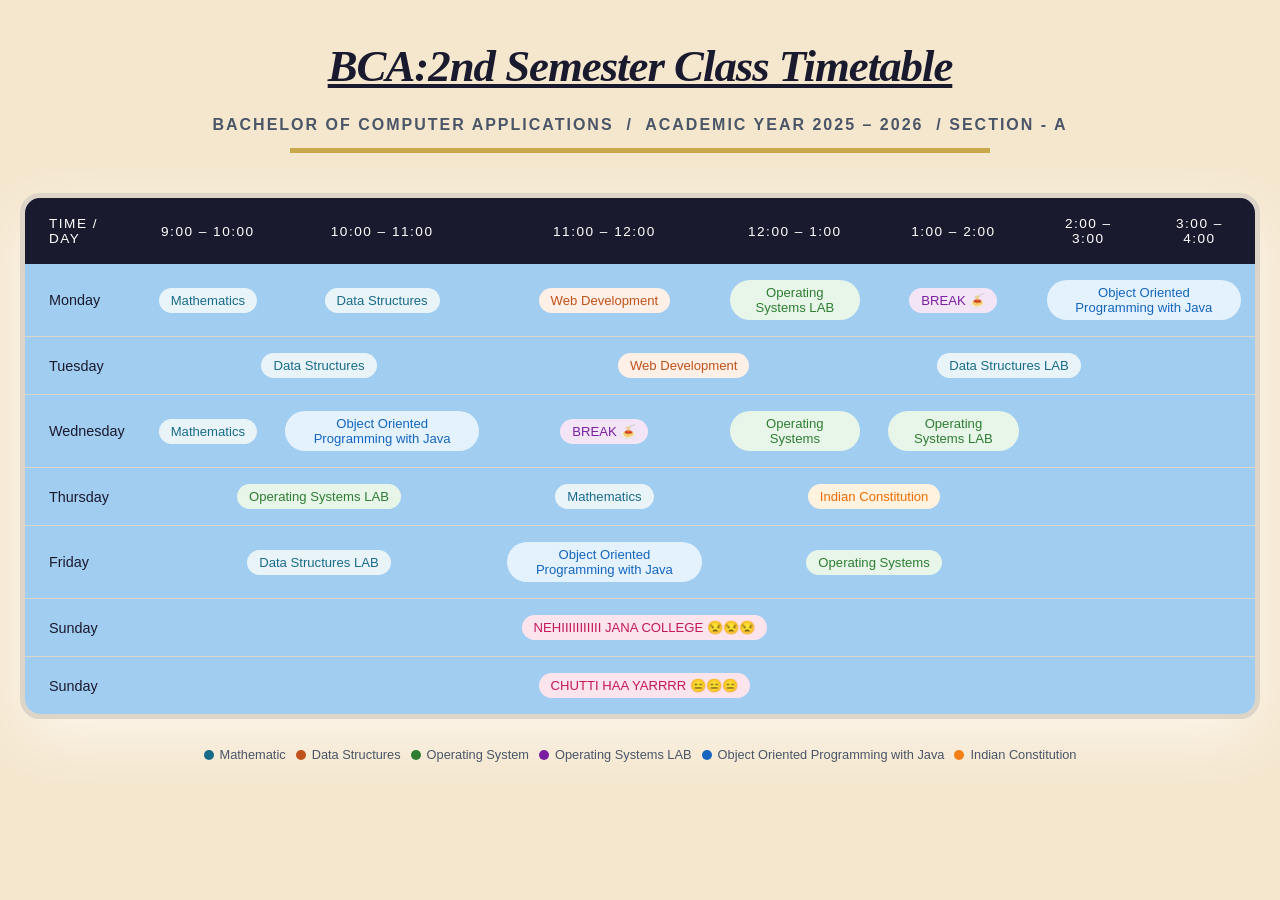
<file: QS 1/Index.html>
<!DOCTYPE html>
<html lang="en">
<head>
  <meta charset="UTF-8">
  <meta name="viewport" content="width=device-width, initial-scale=1.0">
  <title>BCA:2nd Semester Class Timetable</title>
  <link rel="stylesheet" href="style.css">
</head>
<body>

  <div class="page-header">
    <h1><u><i>BCA:2nd Semester Class Timetable</i></u></h1>
    <br>
    <p><b>Bachelor of Computer Applications &nbsp;/&nbsp; Academic Year 2025 – 2026 &nbsp;/&nbsp;Section - A</b></p>
    <div class="gold-line"></div>
  </div>

  <div class="table-wrapper">
    <table>
      <thead>
        <tr>
          <th>Time / Day</th>
          <th>9:00 – 10:00</th>
          <th>10:00 – 11:00</th>
          <th>11:00 – 12:00</th>
          <th>12:00 – 1:00</th>
          <th>1:00 – 2:00</th>
          <th>2:00 – 3:00</th>
          <th>3:00 – 4:00</th>
        </tr>
      </thead>
      <tbody>
        <tr>
          <td>Monday</td>
          <td><span class="subject math">Mathematics</span></td>
          <td><span class="subject data-structures">Data Structures</span></td>
          <td><span class="subject web-development">Web Development</span></td>
          <td><span class="subject operating-systems-lab">Operating Systems LAB</span></td>
          <td><span class="subject break">BREAK 🍝</span></td>
          <td colspan="2"><span class="subject object-oriented-programming-with-java">Object Oriented Programming with Java</span></td>
        </tr>
        <tr>
          <td>Tuesday</td>
          <td colspan="2"><span class="subject data-structures">Data Structures</span></td>
          <td colspan="2"><span class="subject web-development">Web Development</span></td>
          <td colspan="2"><span class="subject data-structures-lab">Data Structures LAB</span></td>
        </tr>
        <tr>
          <td>Wednesday</td>
          <td><span class="subject math">Mathematics</span></td>
           <td><span class="subject object-oriented-programming-with-java">Object Oriented Programming with Java</span></td>
           <td><span class="subject break">BREAK 🍝</span></td>
           <td><span class="subject operating-systems">Operating Systems</span></td>
           <td><span class="subject operating-systems-lab">Operating Systems LAB</span></td>
        </tr>   
        <tr>
          <td>Thursday</td>
          <td colspan="2"><span class="subject operating-systems-lab">Operating Systems LAB</span></td>
          <td><span class="subject math">Mathematics</span></td>
          <td colspan="2"><span class="subject indian-constitution">Indian Constitution</span></td>
        </tr>
        <tr>
          <td>Friday</td>
          <td colspan="2"><span class="subject data-structures-lab">Data Structures LAB</span></td>
          <td><span class="subject object-oriented-programming-with-java">Object Oriented Programming with Java</span></td>
          <td colspan="2"><span class="subject operating-systems">Operating Systems</span></td>
        </tr>

        <tr>
          <td>Sunday</td>
          <td colspan="6" style="text-align:center"><span class="subject nehi-jana-college">NEHIIIIIIIIIII JANA COLLEGE 😒😒😒</span></td>

        <tr>
          <td>Sunday</td>
          <td colspan="6" style="text-align:center"><span class="subject nehi-jana-college">CHUTTI HAA YARRRR 😑😑😑</span></td>
        </tbody>
    </table>
  </div>

  <div class="legend">
    <div class="legend-item"><div class="legend-dot" style="background:#1a6b8a"></div>Mathematic</div>
    <div class="legend-item"><div class="legend-dot" style="background:#c0511a"></div>Data Structures</div>
    <div class="legend-item"><div class="legend-dot" style="background:#2e7d32"></div>Operating System</div>
    <div class="legend-item"><div class="legend-dot" style="background:#7b1fa2"></div>Operating Systems LAB</div>
    <div class="legend-item"><div class="legend-dot" style="background:#1565c0"></div>Object Oriented Programming with Java</div>
    <div class="legend-item"><div class="legend-dot" style="background:#f57f17"></div>Indian Constitution</div>
  </div>
</body>
</html>
</file>
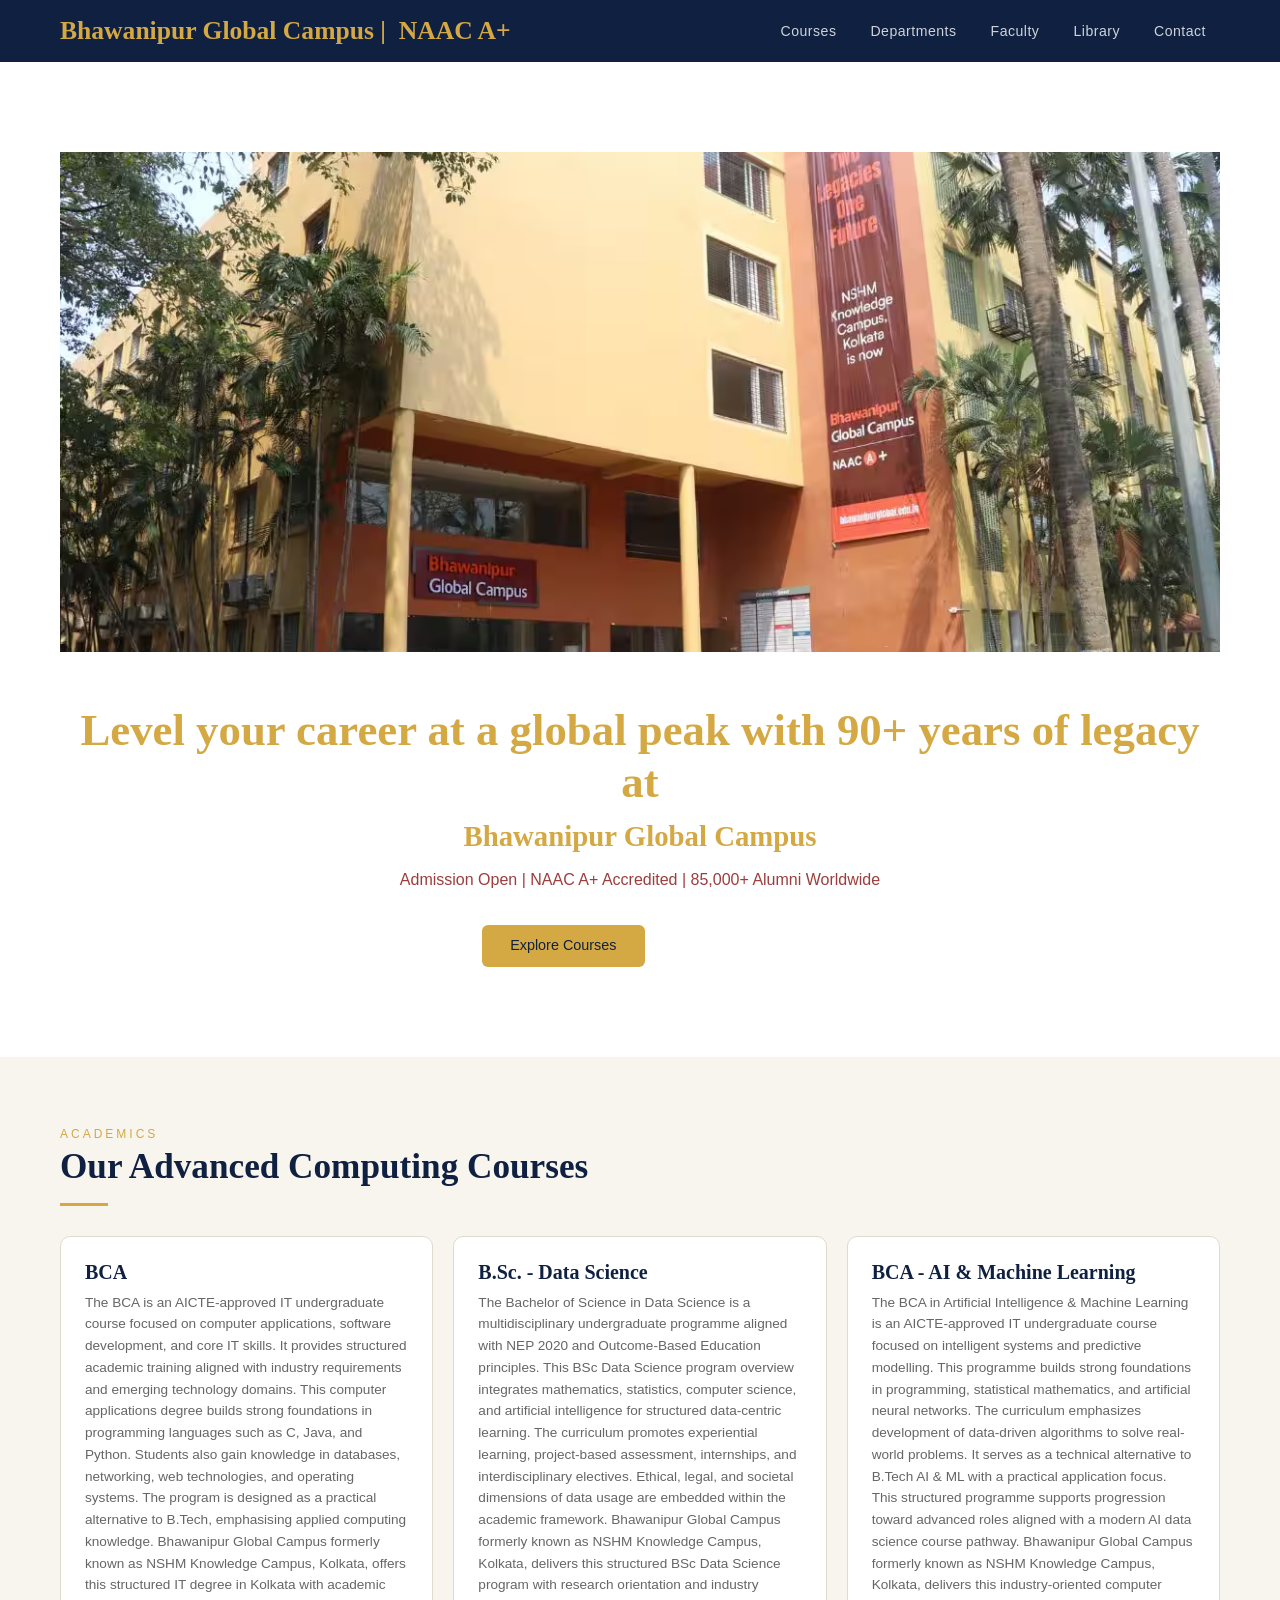
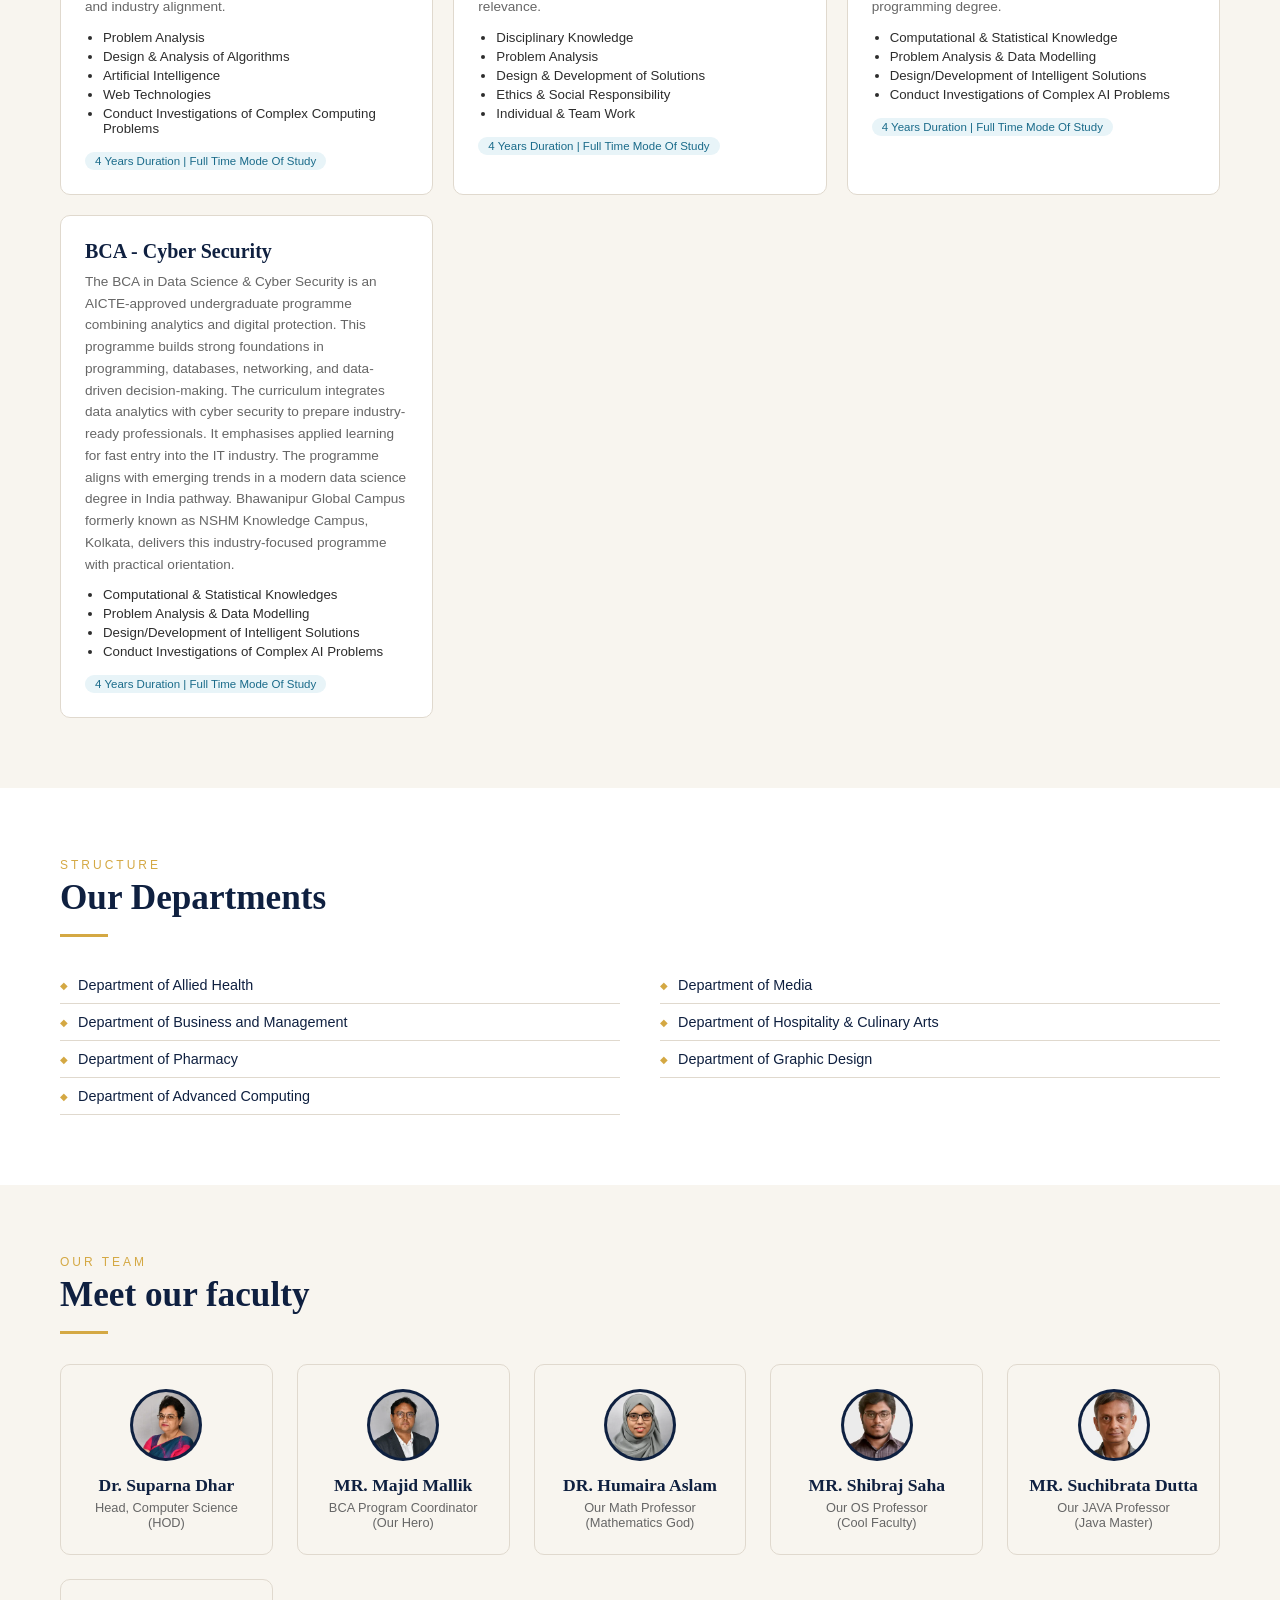
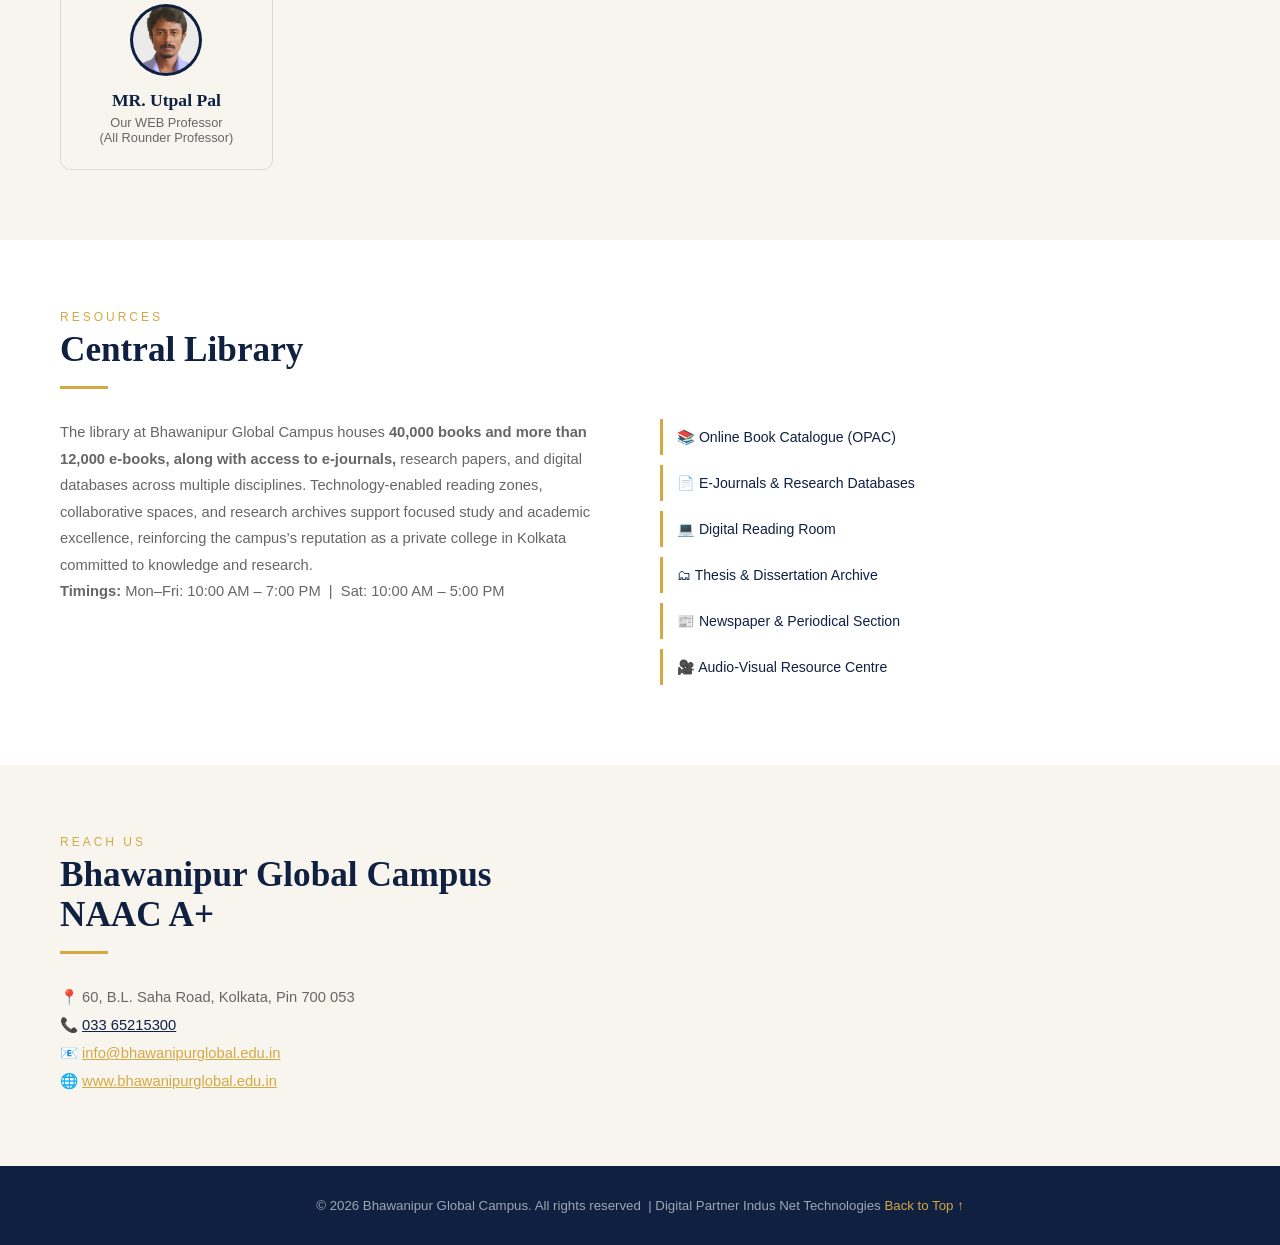
<file: QS 2/index.html>
<!DOCTYPE html>
<html lang="en">
<head>
  <meta charset="UTF-8">
  <meta name="viewport" content="width=device-width, initial-scale=1.0">
  <title>Bhawanipur Global Campus</title>
  <link rel="stylesheet" href="style.css">
</head>
<body>

  <nav>
    <a href="#home" class="logo">Bhawanipur Global Campus&nbsp;|&nbsp; NAAC A+</a>
    <ul>
      <li><a href="#courses">Courses</a></li>
      <li><a href="#departments">Departments</a></li>
      <li><a href="#faculty">Faculty</a></li>
      <li><a href="#library">Library</a></li>
      <li><a href="#contact">Contact</a></li>
    </ul>
  </nav>

  <section id="home" class="hero">
    <div class="bannerPic">
        <img src="BGC.avif" alt="Campus View">
    </div>

    <div class="bannerText">
    <h1><br><span>Level your career at a global peak with 90+ years of legacy at</span><br></h1>
    <h2>Bhawanipur Global Campus</span></h2>
    <p>Admission Open | NAAC A+ Accredited | 85,000+ Alumni Worldwide</p>
    </div>

    <div class="hero-btns">
      <a href="#courses" class="btn-gold">Explore Courses</a>
      <a href="#contact" class="btn-ghost">Get In Touch</a>
    </div>
  </section>

  <section id="courses">
    <div class="section-label">Academics</div>
    <div class="section-title">Our Advanced Computing Courses</div>
    <div class="divider"></div>
    <div class="courses-grid">
      <div class="course-card">
        <h3>BCA</h3>
        <p>The BCA is an AICTE-approved IT undergraduate course focused on computer applications, software development, and core IT skills.
            It provides structured academic training aligned with industry requirements and emerging technology domains.
            This computer applications degree builds strong foundations in programming languages such as C, Java, and Python.
            Students also gain knowledge in databases, networking, web technologies, and operating systems.
            The program is designed as a practical alternative to B.Tech, emphasising applied computing knowledge.
            Bhawanipur Global Campus formerly known as NSHM Knowledge Campus, Kolkata, offers this structured IT degree in Kolkata with academic and industry alignment.</p>
        <ul>
          <li>Problem Analysis</li>
          <li>Design & Analysis of Algorithms</li>
          <li>Artificial Intelligence</li>
          <li>Web Technologies</li>
          <li>Conduct Investigations of Complex Computing Problems</li>
        </ul>
        <span class="course-tag">4 Years Duration | Full Time Mode Of Study</span>
      </div>
      <div class="course-card">
        <h3>B.Sc. - Data Science</h3>
        <p>The Bachelor of Science in Data Science is a multidisciplinary undergraduate programme aligned with NEP 2020 and Outcome-Based Education principles. This BSc Data Science program overview integrates mathematics, statistics, computer science, and artificial intelligence for structured data-centric learning.
            The curriculum promotes experiential learning, project-based assessment, internships, and interdisciplinary electives. Ethical, legal, and societal dimensions of data usage are embedded within the academic framework.
            Bhawanipur Global Campus formerly known as NSHM Knowledge Campus, Kolkata, delivers this structured BSc Data Science program with research orientation and industry relevance.</p>
        <ul>
          <li>Disciplinary Knowledge</li>
          <li>Problem Analysis</li>
          <li>Design & Development of Solutions</li>
          <li>Ethics & Social Responsibility</li>
          <li>Individual & Team Work</li>
        </ul>
        <span class="course-tag">4 Years Duration | Full Time Mode Of Study</span>
      </div>
      <div class="course-card">
        <h3>BCA - AI & Machine Learning</h3>
        <p>The BCA in Artificial Intelligence & Machine Learning is an AICTE-approved IT undergraduate course focused on intelligent systems and predictive modelling. This programme builds strong foundations in programming, statistical mathematics, and artificial neural networks.
            The curriculum emphasizes development of data-driven algorithms to solve real-world problems. It serves as a technical alternative to B.Tech AI & ML with a practical application focus. This structured programme supports progression toward advanced roles aligned with a modern AI data science course pathway.
            Bhawanipur Global Campus formerly known as NSHM Knowledge Campus, Kolkata, delivers this industry-oriented computer programming degree.</p>
        <ul>
          <li>Computational & Statistical Knowledge</li>
          <li>Problem Analysis & Data Modelling</li>
          <li>Design/Development of Intelligent Solutions</li>
          <li>Conduct Investigations of Complex AI Problems</li>
        </ul>
        <span class="course-tag">4 Years Duration | Full Time Mode Of Study</span>
      </div>
      <div class="course-card">
        <h3>BCA - Cyber Security</h3>
        <p>The BCA in Data Science & Cyber Security is an AICTE-approved undergraduate programme combining analytics and digital protection. This programme builds strong foundations in programming, databases, networking, and data-driven decision-making.
            The curriculum integrates data analytics with cyber security to prepare industry-ready professionals. It emphasises applied learning for fast entry into the IT industry.
            The programme aligns with emerging trends in a modern data science degree in India pathway. Bhawanipur Global Campus formerly known as NSHM Knowledge Campus, Kolkata, delivers this industry-focused programme with practical orientation.</p>
        <ul>
          <li>Computational & Statistical Knowledges</li>
          <li>Problem Analysis & Data Modelling</li>
          <li>Design/Development of Intelligent Solutions</li>
          <li>Conduct Investigations of Complex AI Problems</li>
        </ul>
        <span class="course-tag">4 Years Duration | Full Time Mode Of Study</span>
      </div>
    </div>
  </section>

  <section id="departments">
    <div class="section-label">Structure</div>
    <div class="section-title">Our Departments</div>
    <div class="divider"></div>
    <ul class="dept-list">
      <li><a href="#courses">Department of Allied Health</a></li>
      <li><a href="#courses">Department of Business and Management</a></li>
      <li><a href="#courses">Department of Pharmacy</a></li>
      <li><a href="#courses">Department of Advanced Computing</a></li>
      <li><a href="#courses">Department of Media</a></li>
      <li><a href="#courses">Department of Hospitality & Culinary Arts</a></li>
      <li><a href="#courses">Department of Graphic Design</a></li>
    </ul>
  </section>

  <section id="faculty">
    <div class="section-label">Our Team</div>
    <div class="section-title">Meet our faculty</div>
    <div class="divider"></div>
    <div class="faculty-grid">
      <div class="faculty-card">
        <img class="faculty-avatar" src="faculty/suparna_dhar.webp" alt="Dr. Suparna Dhar">
        <h4>Dr. Suparna Dhar</h4>
        <p>Head, Computer Science (HOD)</p>
      </div>
      <div class="faculty-card">
        <img class="faculty-avatar" src="faculty/majid_mallik_ - Copy.webp" alt="MR. Majid Mallik">
        <h4>MR. Majid Mallik</h4>
        <p>BCA Program Coordinator <br> (Our Hero)</p>
      </div>
      <div class="faculty-card">
        <img class="faculty-avatar" src="faculty/humaira_aslam_ - Copy.webp" alt="DR. Humaira Aslam">
        <h4>DR. Humaira Aslam</h4>
        <p>Our Math Professor <br> (Mathematics God)</p>
      </div>
      <div class="faculty-card">
        <img class="faculty-avatar" src="faculty/shibraj_saha.webp" alt="MR. Shibraj Saha">
        <h4>MR. Shibraj Saha</h4>
        <p>Our OS Professor <br> (Cool Faculty)</p>
      </div>
      <div class="faculty-card">
        <img class="faculty-avatar" src="faculty/suchibrata_dutta.webp" alt="MR. Suchibrata Dutta">
        <h4>MR. Suchibrata Dutta</h4>
        <p>Our JAVA Professor <br> (Java Master)</p>
      </div>
      <div class="faculty-card">
        <img class="faculty-avatar" src="faculty/utpal_pal.webp" alt="MR. Utpal Pal">
        <h4>MR. Utpal Pal</h4>
        <p>Our WEB Professor <br> (All Rounder Professor)</p>
      </div>
    </div>
  </section>

  <section id="library">
    <div class="section-label">Resources</div>
    <div class="section-title">Central Library</div>
    <div class="divider"></div>
    <div class="library-info">
      <div>
        <p>The library at Bhawanipur Global Campus houses <strong>40,000 books and more than 12,000 e-books, along with access to e-journals,</strong> research papers, and digital databases across multiple disciplines. Technology-enabled reading zones, collaborative spaces, and research archives support focused study and academic excellence, reinforcing the campus’s reputation as a private college in Kolkata committed to knowledge and research.</p>
        <p><strong>Timings:</strong> Mon–Fri: 10:00 AM – 7:00 PM &nbsp;|&nbsp; Sat: 10:00 AM – 5:00 PM</p>
        <br>
      </div>
      <div>
        <ul class="lib-resources">
          <li><a href="#">📚 Online Book Catalogue (OPAC)</a></li>
          <li><a href="#">📄 E-Journals &amp; Research Databases</a></li>
          <li><a href="#">💻 Digital Reading Room</a></li>
          <li><a href="#">🗂 Thesis &amp; Dissertation Archive</a></li>
          <li><a href="#">📰 Newspaper &amp; Periodical Section</a></li>
          <li><a href="#">🎥 Audio-Visual Resource Centre</a></li>
        </ul>
      </div>
    </div>
  </section>

  <section id="contact">
    <div class="section-label">Reach Us</div>
    <div class="section-title">Bhawanipur Global Campus <br> NAAC A+ </div>
    <div class="divider"></div>
    <p style="color:var(--muted); font-size:0.92rem; line-height:1.9;">
      📍 60, B.L. Saha Road, Kolkata, Pin 700 053<br>
      📞 <a href="tel:+913365215300" style="color:var(--navy)">033 65215300</a><br>
      📧 <a href="mailto:info@bhawanipurglobal.edu.in" style="color:var(--gold)">info@bhawanipurglobal.edu.in</a><br>
      🌐 <a href="#home" style="color:var(--gold)">www.bhawanipurglobal.edu.in</a>
    </p>
  </section>
  <footer>
    <p>&copy; 2026 Bhawanipur Global Campus. All rights reserved &nbsp;|&nbsp;Digital Partner Indus Net Technologies <a href="#home" target="_blank" style="color:var(--gold);">Back to Top ↑</a></p>
  </footer>

</body>
</html>
</file>
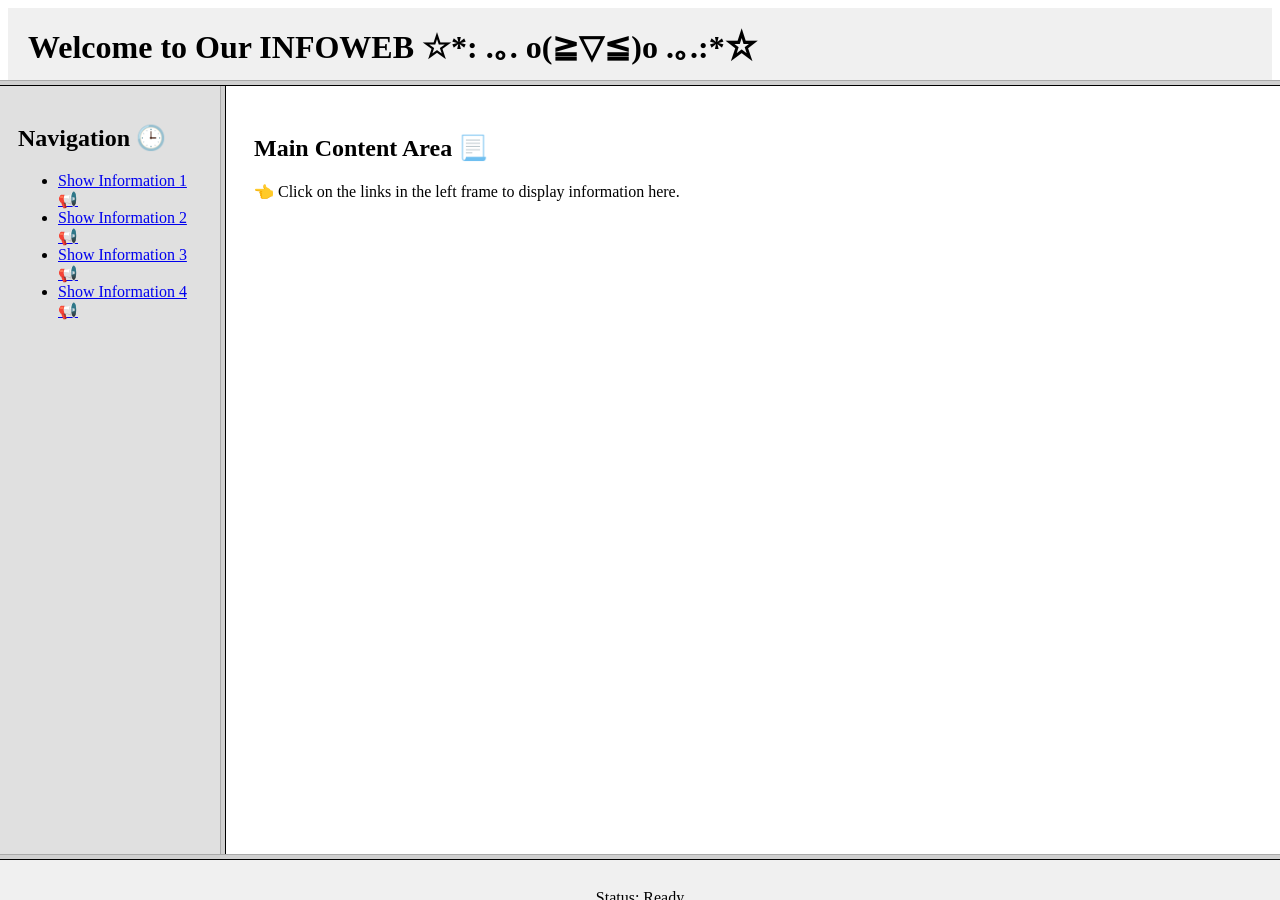
<file: QS 3/index.html>
<!DOCTYPE html>
<html lang="en">
<head>
  <meta charset="UTF-8">
  <title>Frame Set</title>
</head>
<frameset rows="80px,*,40px">

  <frame src="frame_header.html" name="headerFrame" scrolling="no" noresize>

  <frameset cols="220px,*">
    <frame src="frame_left.html"  name="leftFrame"  scrolling="auto">
    <frame src="frame_right.html" name="rightFrame" scrolling="auto">
  </frameset>

  <frame src="frame_status.html" name="statusFrame" scrolling="no" noresize>

</frameset>
<noframes>
  <p>Your browser does not support frames. Please upgrade to a modern browser.</p>
</noframes>
</html>
</file>
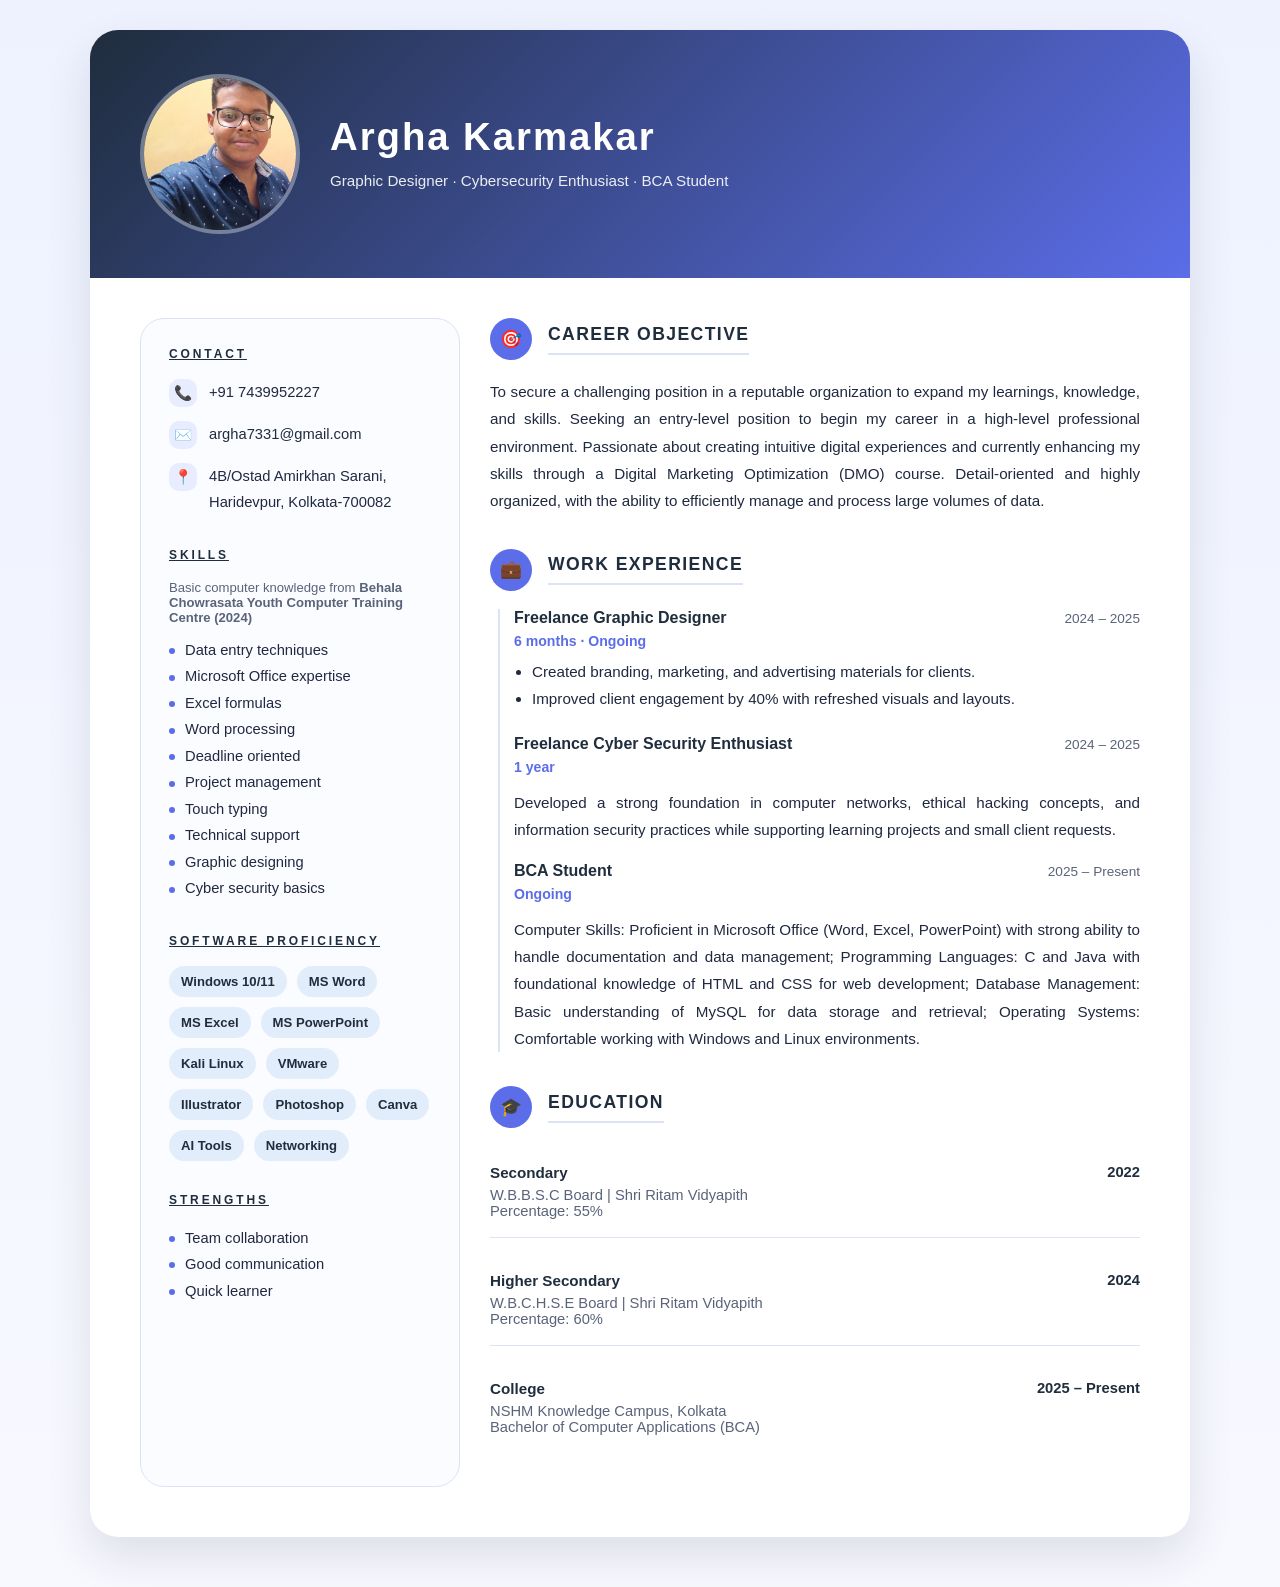
<file: QS 4/index.html>
<!DOCTYPE html>
<html lang="en">
<head>
  <meta charset="UTF-8"/>
  <meta name="viewport" content="width=device-width, initial-scale=1.0"/>
  <title>Argha Karmakar Resume</title>
  <link rel="stylesheet" href="Style.css"/>
</head>
<body>
  <div class="page">
    <div class="header">
      <img class="avatar-image" src="AK.jpeg" alt="Argha Karmakar"/>
      <div class="header-text">
        <h1>Argha Karmakar</h1>
        <p>Graphic Designer · Cybersecurity Enthusiast · BCA Student</p>
      </div>
    </div>

    <div class="body">
      <aside class="sidebar">
        <div class="section">
          <div class="sidebar-title"><U>Contact</U></div>
          <div class="contact-item">
            <span class="contact-icon">📞</span>
            <span>+91 7439952227</span>
          </div>
          <div class="contact-item">
            <span class="contact-icon">✉️</span>
            <a href="mailto:argha7331@gmail.com">argha7331@gmail.com</a>
          </div>
          <div class="contact-item">
            <span class="contact-icon">📍</span>
            <span>4B/Ostad Amirkhan Sarani, Haridevpur, Kolkata-700082</span>
          </div>
        </div>

        <div class="section">
          <div class="sidebar-title"><U>Skills</U></div>
          <p class="skill-note">Basic computer knowledge from <strong>Behala Chowrasata Youth Computer Training Centre (2024)</strong></p>
          <ul class="skill-list">
            <li>Data entry techniques</li>
            <li>Microsoft Office expertise</li>
            <li>Excel formulas</li>
            <li>Word processing</li>
            <li>Deadline oriented</li>
            <li>Project management</li>
            <li>Touch typing</li>
            <li>Technical support</li>
            <li>Graphic designing</li>
            <li>Cyber security basics</li>
          </ul>
        </div>

        <div class="section">
          <div class="sidebar-title"><U>Software Proficiency</U></div>
          <div class="tag-cloud">
            <span class="tag">Windows 10/11</span>
            <span class="tag">MS Word</span>
            <span class="tag">MS Excel</span>
            <span class="tag">MS PowerPoint</span>
            <span class="tag">Kali Linux</span>
             <span class="tag">VMware</span>
            <span class="tag">Illustrator</span>
            <span class="tag">Photoshop</span>
            <span class="tag">Canva</span>
            <span class="tag">AI Tools</span>
            <span class="tag">Networking</span>
          </div>
        </div>

        <div class="section">
          <div class="sidebar-title"><U>Strengths</U></div>
          <ul class="strength-list">
            <li>Team collaboration</li>
            <li>Good communication</li>
            <li>Quick learner</li>
          </ul>
        </div>
      </aside>

      <main class="main">
        <section class="main-section">
          <div class="main-title-row">
            <div class="icon-circle">🎯</div>
            <div class="main-title">Career Objective</div>
          </div>
          <p class="objective-text">
            To secure a challenging position in a reputable organization to expand my learnings, knowledge, and skills. Seeking an entry-level position to begin my career in a high-level professional environment. Passionate about creating intuitive digital experiences and currently enhancing my skills through a Digital Marketing Optimization (DMO) course. Detail-oriented and highly organized, with the ability to efficiently manage and process large volumes of data.
          </p>
        </section>

        <section class="main-section">
          <div class="main-title-row">
            <div class="icon-circle">💼</div>
            <div class="main-title">Work Experience</div>
          </div>
          <div class="timeline">
              <div class="tl-header">
                <span class="tl-role">Freelance Graphic Designer</span>
                <span class="tl-date">2024 – 2025</span>
              </div>
              <div class="tl-sub">6 months · Ongoing</div>
              <div class="tl-body">
                <ul>
                  <li>Created branding, marketing, and advertising materials for clients.</li>
                  <li>Improved client engagement by 40% with refreshed visuals and layouts.</li>
                </ul>
            </div>
            <br>

              <div class="tl-header">
                <span class="tl-role">Freelance Cyber Security Enthusiast</span>
                <span class="tl-date">2024 – 2025</span>
              </div>
              <div class="tl-sub">1 year</div>
              <div class="tl-body">
                <p>Developed a strong foundation in computer networks, ethical hacking concepts, and information security practices while supporting learning projects and small client requests.</p>
              </div>
                <br>


              <div class="tl-header">
                <span class="tl-role">BCA Student</span>
                <span class="tl-date">2025 – Present</span>
              </div>
              <div class="tl-sub">Ongoing</div>
              <div class="tl-body">
                <p>Computer Skills: Proficient in Microsoft Office (Word, Excel, PowerPoint) with strong ability to handle documentation and data management; Programming Languages: C and Java with foundational knowledge of HTML and CSS for web development; Database Management: Basic understanding of MySQL for data storage and retrieval; Operating Systems: Comfortable working with Windows and Linux environments.</p>
                </div>
          </div>
        </section>

        <section class="main-section">
          <div class="main-title-row">
            <div class="icon-circle">🎓</div>
            <div class="main-title">Education</div>
          </div>
          <div class="edu-grid">
            <div class="edu-item">
              <div>
                <div class="edu-level">Secondary</div>
                <div class="edu-school">W.B.B.S.C Board | Shri Ritam Vidyapith</div>
                <div class="edu-pct">Percentage: 55%</div>
              </div>
              <div class="edu-year">2022</div>
            </div>

            <div class="edu-item">
              <div>
                <div class="edu-level">Higher Secondary</div>
                <div class="edu-school">W.B.C.H.S.E Board | Shri Ritam Vidyapith</div>
                <div class="edu-pct">Percentage: 60%</div>
              </div>
              <div class="edu-year">2024</div>
            </div>

            <div class="edu-item">
              <div>
                <div class="edu-level">College</div>
                <div class="edu-school">NSHM Knowledge Campus, Kolkata</div>
                <div class="edu-course">Bachelor of Computer Applications (BCA)</div>
              </div>
              <div class="edu-year">2025 – Present</div>
            </div>
          </div>
        </section>
      </main>
    </div>
  </div>
</body>
</html>
</file>
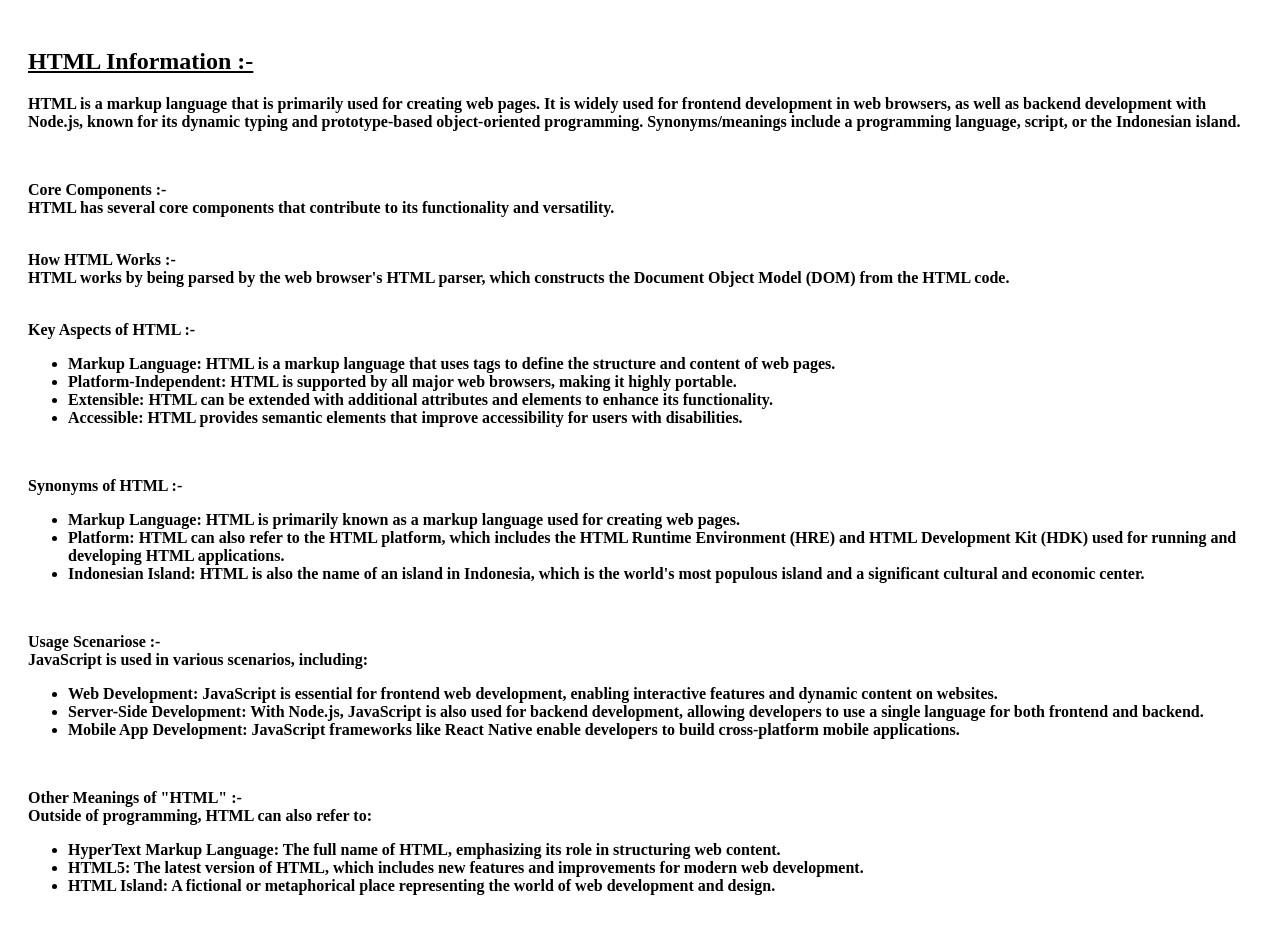
<file: QS 3/content1.html>
<!DOCTYPE html>
<html lang="en">
<head>
<!DOCTYPE html>
<html lang="en">
<head>
  <meta charset="UTF-8">
  <title>HTML</title>
</head>
<body style="padding: 20px;">
  <h2><u>HTML Information :-</u></h2>
  <p><b> HTML is a markup language that is primarily used for creating web pages. 
    It is widely used for frontend development in web browsers, as well as backend development with Node.js, known for its dynamic typing and prototype-based object-oriented programming. 
    Synonyms/meanings include a programming language, script, or the Indonesian island.</p>
    <br>
    <p>
    <b>Core Components :-</b>
    <br>
HTML has several core components that contribute to its functionality and versatility.
</p>
<br>
    <b>How HTML Works :-</b>
    <br>
HTML works by being parsed by the web browser's HTML parser, which constructs the Document Object Model (DOM) from the HTML code.
</p>
<br>
    <b>Key Aspects of HTML :-</b>
    <br>
<ul>
    <li><b>Markup Language:</b> HTML is a markup language that uses tags to define the structure and content of web pages.</li>
    <li><b>Platform-Independent:</b> HTML is supported by all major web browsers, making it highly portable.</li>
    <li><b>Extensible:</b> HTML can be extended with additional attributes and elements to enhance its functionality.</li>
    <li><b>Accessible:</b> HTML provides semantic elements that improve accessibility for users with disabilities.</li>
</ul>
</p>
<br>
<p>
    <b>Synonyms of HTML :-</b>
    <br>
<ul>
    <li><b>Markup Language:</b> HTML is primarily known as a markup language used for creating web pages.</li>
    <li><b>Platform:</b> HTML can also refer to the HTML platform,
which includes the HTML Runtime Environment (HRE) and HTML Development Kit (HDK) used for running and developing HTML applications.</li>
    <li><b>Indonesian Island:</b> HTML is also the name of
an island in Indonesia, which is the world's most populous island and a significant cultural and economic center.</li>
</ul>
</p>
<br>
<p>
    <b>Usage Scenariose :-</b>
    <br>
JavaScript is used in various scenarios, including:
<ul>
    <li><b>Web Development:</b> JavaScript is essential for frontend web development, enabling interactive features and dynamic content on websites.</li>
    <li><b>Server-Side Development:</b> With Node.js, JavaScript is also used for backend development, allowing developers to use a single language for both frontend and backend.</li>
    <li><b>Mobile App Development:</b> JavaScript frameworks like React Native enable developers to build cross-platform mobile applications.</li>  
</ul>
</p>
<br>
<p>
    <b>Other Meanings of "HTML" :-</b>
    <br>
Outside of programming, HTML can also refer to:
<ul>
    <li><b>HyperText Markup Language:</b> The full name of HTML, emphasizing its role in structuring web content.</li>
    <li><b>HTML5:</b> The latest version of HTML, which includes new features and improvements for modern web development.</li>
    <li><b>HTML Island:</b> A fictional or metaphorical place representing the world of web development and design.</li>
</ul>

</body>
</html>
</file>
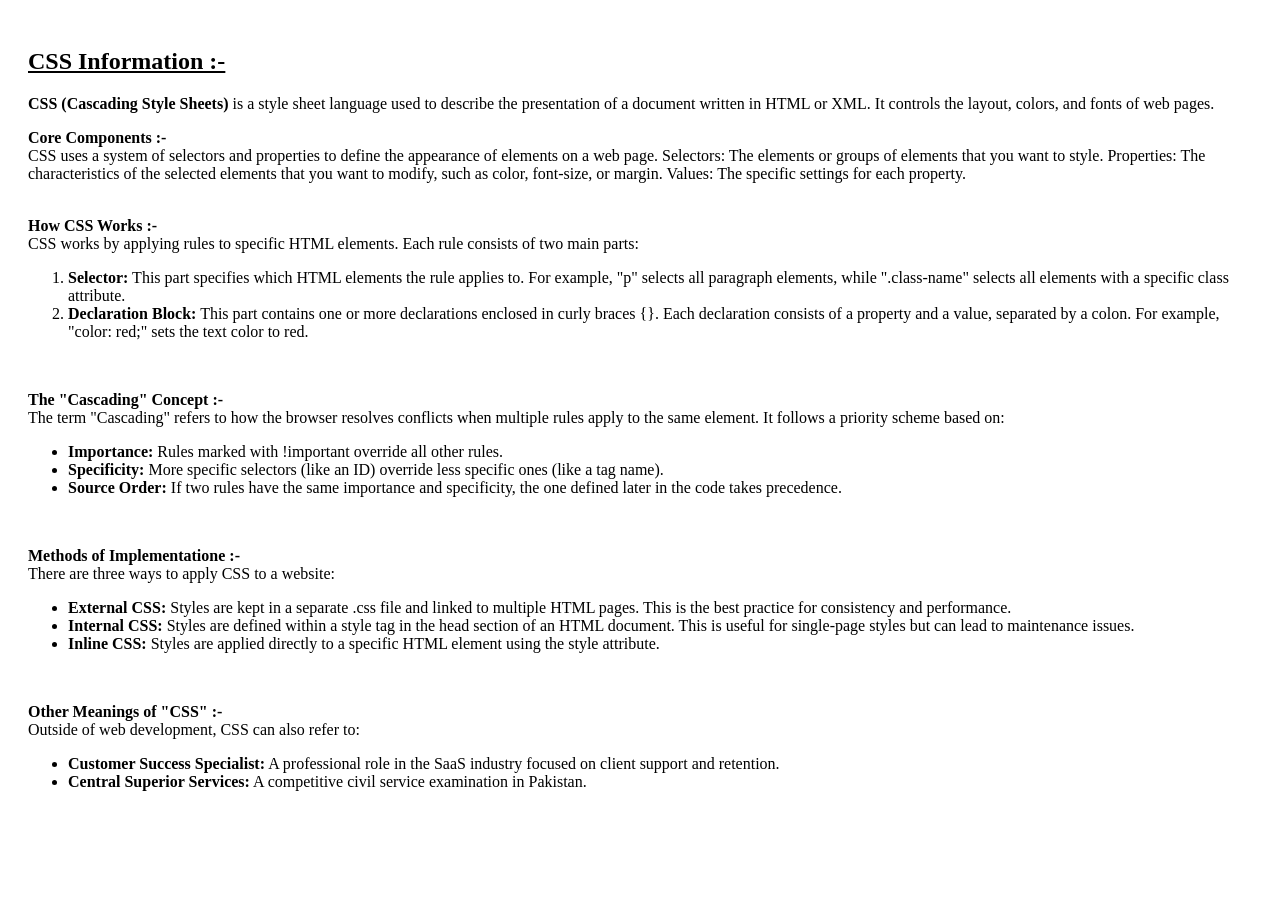
<file: QS 3/content2.html>
<!DOCTYPE html>
<html lang="en">
<head>
  <meta charset="UTF-8">
  <title>HTML</title>
</head>
<body style="padding: 20px;">
  <h2><u>CSS Information :-</u></h2>
  <p><b>CSS (Cascading Style Sheets)</b> is a style sheet language used to describe the presentation of a document written in HTML or XML. It controls the layout, colors, and fonts of web pages.
    <br>
    <p>
    <b>Core Components :-</b>
    <br>
CSS uses a system of selectors and properties to define the appearance of elements on a web page.
Selectors: The elements or groups of elements that you want to style.
Properties: The characteristics of the selected elements that you want to modify, such as color, font-size, or margin.
Values: The specific settings for each property.
</p>
<br>
    <b>How CSS Works :-</b>
    <br>
CSS works by applying rules to specific HTML elements. Each rule consists of two main parts:<br>
<ol>
    <li>
        <b>Selector:</b> This part specifies which HTML elements the rule applies to. For example, "p" selects all paragraph elements, while ".class-name" selects all elements with a specific class attribute.
    </li>
    <li>
        <b>Declaration Block:</b> This part contains one or more declarations enclosed in curly braces {}. Each declaration consists of a property and a value, separated by a colon. For example, "color: red;" sets the text color to red.
    </li>
</ol> 
<br>
<p>
    <b>The "Cascading" Concept :-</b>
    <br>
The term "Cascading" refers to how the browser resolves conflicts when multiple rules apply to the same element. It follows a priority scheme based on: 
<ul>
    <li><b>Importance:</b> Rules marked with !important override all other rules.</li>
    <li><b>Specificity:</b> More specific selectors (like an ID) override less specific ones (like a tag name).</li>
    <li><b>Source Order:</b> If two rules have the same importance and specificity, the one defined later in the code takes precedence.</li>
</ul>
</p>
<br>
<p>
    <b>Methods of Implementatione :-</b>
    <br>
There are three ways to apply CSS to a website: 
<ul>
    <li><b>External CSS:</b> Styles are kept in a separate .css file and linked to multiple HTML pages. This is the best practice for consistency and performance.</li>
    <li><b>Internal CSS:</b> Styles are defined within a style tag in the head section of an HTML document. This is useful for single-page styles but can lead to maintenance issues.</li>
    <li><b>Inline CSS:</b> Styles are applied directly to a specific HTML element using the style attribute.</li>
</ul>
</p>
<br>
<p>
    <b>Other Meanings of "CSS" :-</b>
    <br>
Outside of web development, CSS can also refer to:
<ul>
    <li><b>Customer Success Specialist:</b> A professional role in the SaaS industry focused on client support and retention.</li>
    <li><b>Central Superior Services:</b>  A competitive civil service examination in Pakistan.</li>
</p>

</body>
</html>
</file>
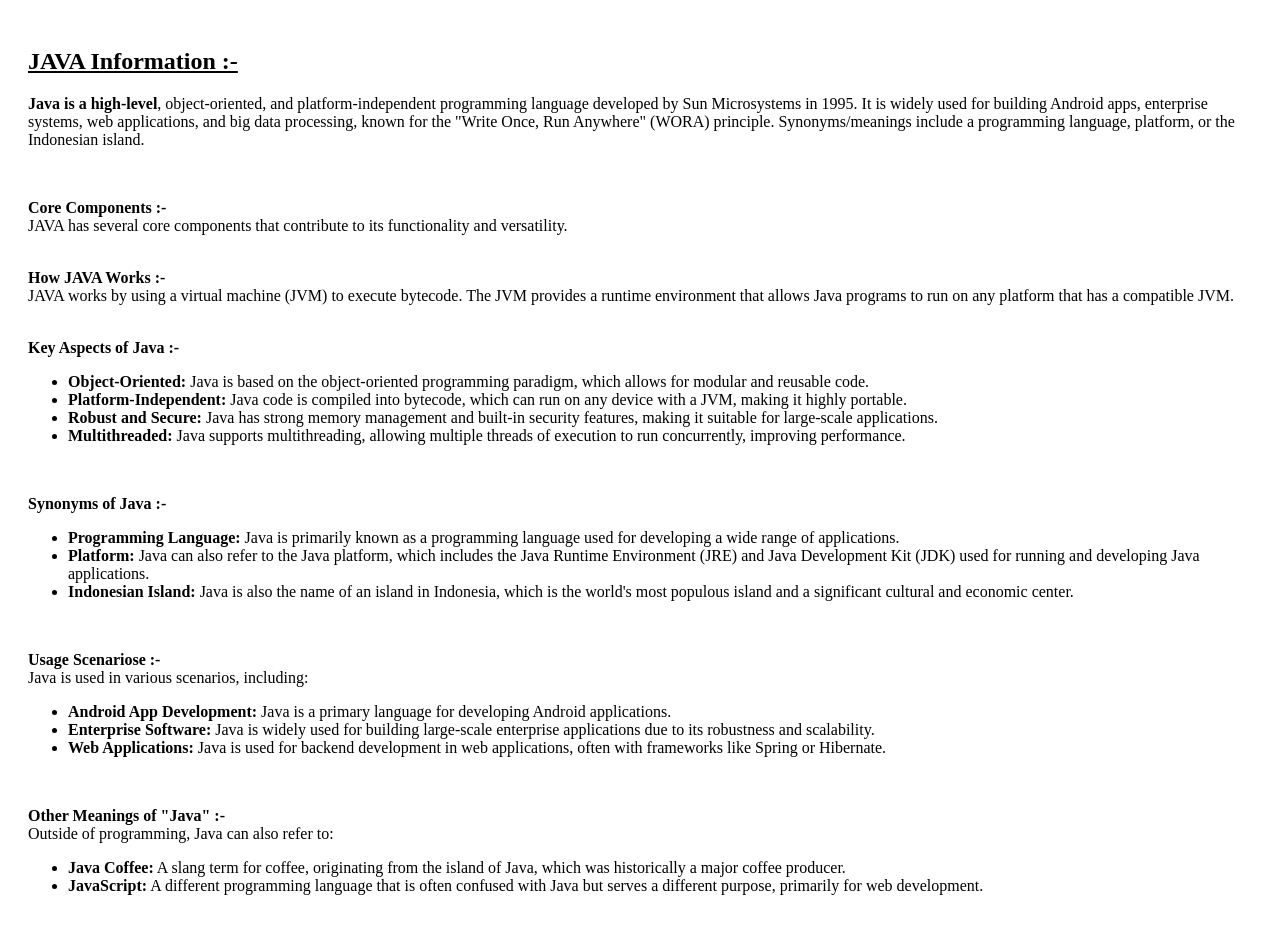
<file: QS 3/content3.html>
<!DOCTYPE html>
<html lang="en">
<head>
  <meta charset="UTF-8">
  <title>HTML</title>
</head>
<body style="padding: 20px;">
  <h2><u>JAVA Information :-</u></h2>
  <p><b> Java is a high-level</b>, object-oriented, and platform-independent programming language developed by Sun Microsystems in 1995. 
    It is widely used for building Android apps, enterprise systems, web applications, and big data processing, known for the "Write Once, Run Anywhere" (WORA) principle. 
    Synonyms/meanings include a programming language, platform, or the Indonesian island.</p>
    <br>
    <p>
    <b>Core Components :-</b>
    <br>
JAVA has several core components that contribute to its functionality and versatility.
</p>
<br>
    <b>How JAVA Works :-</b>
    <br>
JAVA works by using a virtual machine (JVM) to execute bytecode. The JVM provides a runtime environment that allows Java programs to run on any platform that has a compatible JVM.
</p>
<br>
    <b>Key Aspects of Java :-</b>
    <br>
<ul>
    <li><b>Object-Oriented:</b> Java is based on the object-oriented programming paradigm, which allows for modular and reusable code.</li>
    <li><b>Platform-Independent:</b> Java code is compiled into bytecode, which can run on any device with a JVM, making it highly portable.</li>
    <li><b>Robust and Secure:</b> Java has strong memory management and built-in security features, making it suitable for large-scale applications.</li>
    <li><b>Multithreaded:</b> Java supports multithreading, allowing multiple threads of execution to run concurrently, improving performance.</li>
</ul>
</p>
<br>
<p>
    <b>Synonyms of Java :-</b>
    <br>
<ul>
    <li><b>Programming Language:</b> Java is primarily known as a programming language used for developing a wide range of applications.</li>
    <li><b>Platform:</b> Java can also refer to the Java platform,
which includes the Java Runtime Environment (JRE) and Java Development Kit (JDK) used for running and developing Java applications.</li>
    <li><b>Indonesian Island:</b> Java is also the name of
an island in Indonesia, which is the world's most populous island and a significant cultural and economic center.</li>
</ul>
</p>
<br>
<p>
    <b>Usage Scenariose :-</b>
    <br>
Java is used in various scenarios, including:
<ul>
    <li><b>Android App Development:</b> Java is a primary language for developing Android applications.</li>
    <li><b>Enterprise Software:</b> Java is widely used for building large-scale enterprise applications due to its robustness and scalability.</li>
    <li><b>Web Applications:</b> Java is used for backend development in web applications, often with frameworks like Spring or Hibernate.</li>
</ul>
</p>
<br>
<p>
    <b>Other Meanings of "Java" :-</b>
    <br>
Outside of programming, Java can also refer to:
<ul>
    <li><b>Java Coffee:</b> A slang term for coffee, originating from the island of Java, which was historically a major coffee producer.</li>
    <li><b>JavaScript:</b> A different programming language that is often confused with Java but serves a different purpose, primarily for web development.</li>
</ul>
</p>

</body>
</html>
</file>
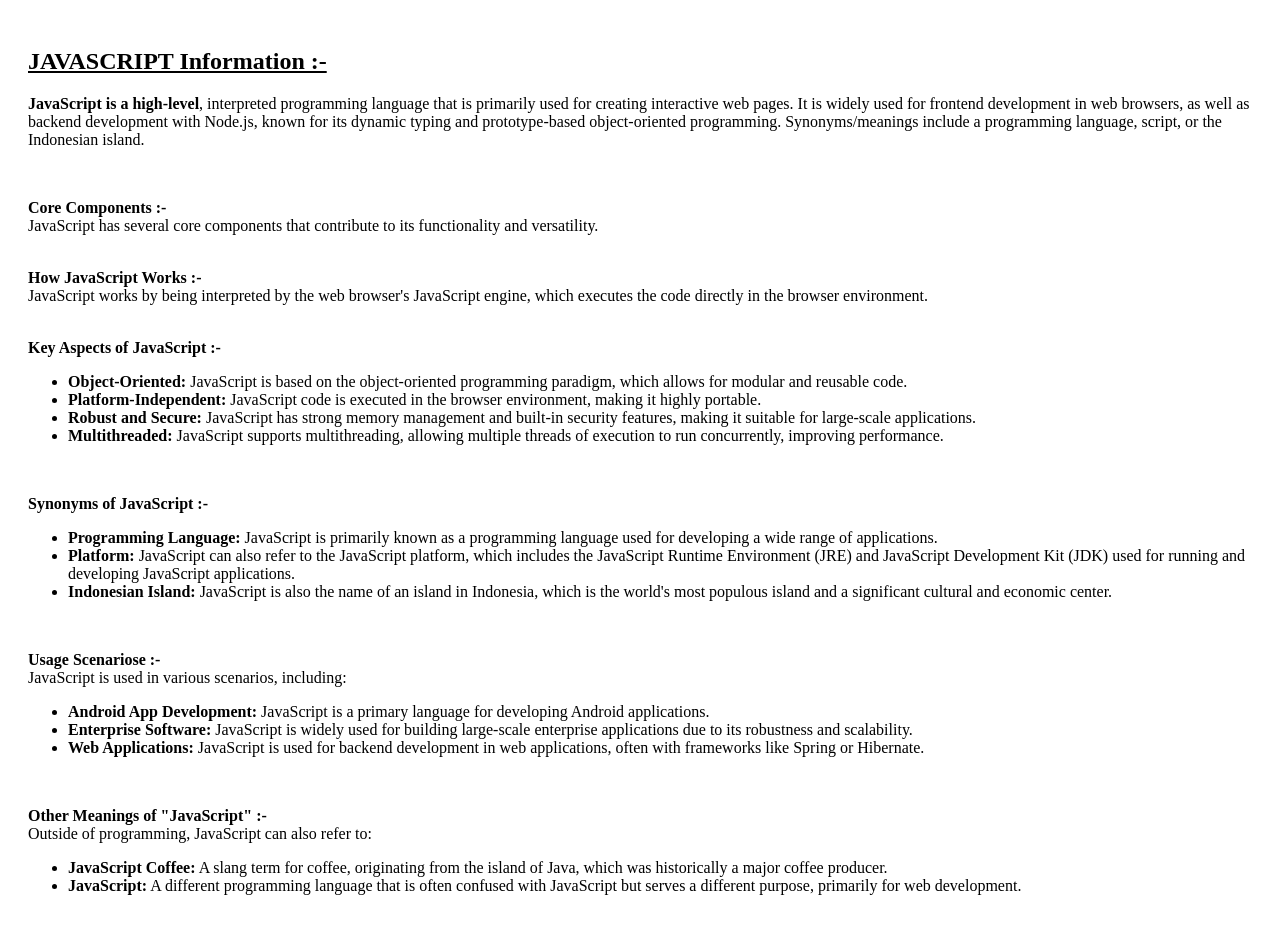
<file: QS 3/Content4.html>
<!DOCTYPE html>
<html lang="en">
<head>
<!DOCTYPE html>
<html lang="en">
<head>
  <meta charset="UTF-8">
  <title>HTML</title>
</head>
<body style="padding: 20px;">
  <h2><u>JAVASCRIPT Information :-</u></h2>
  <p><b> JavaScript is a high-level</b>, interpreted programming language that is primarily used for creating interactive web pages. 
    It is widely used for frontend development in web browsers, as well as backend development with Node.js, known for its dynamic typing and prototype-based object-oriented programming. 
    Synonyms/meanings include a programming language, script, or the Indonesian island.</p>
    <br>
    <p>
    <b>Core Components :-</b>
    <br>
JavaScript has several core components that contribute to its functionality and versatility.
</p>
<br>
    <b>How JavaScript Works :-</b>
    <br>
JavaScript works by being interpreted by the web browser's JavaScript engine, which executes the code directly in the browser environment.
</p>
<br>
    <b>Key Aspects of JavaScript :-</b>
    <br>
<ul>
    <li><b>Object-Oriented:</b> JavaScript is based on the object-oriented programming paradigm, which allows for modular and reusable code.</li>
    <li><b>Platform-Independent:</b> JavaScript code is executed in the browser environment, making it highly portable.</li>
    <li><b>Robust and Secure:</b> JavaScript has strong memory management and built-in security features, making it suitable for large-scale applications.</li>
    <li><b>Multithreaded:</b> JavaScript supports multithreading, allowing multiple threads of execution to run concurrently, improving performance.</li>
</ul>
</p>
<br>
<p>
    <b>Synonyms of JavaScript :-</b>
    <br>
<ul>
    <li><b>Programming Language:</b> JavaScript is primarily known as a programming language used for developing a wide range of applications.</li>
    <li><b>Platform:</b> JavaScript can also refer to the JavaScript platform,
which includes the JavaScript Runtime Environment (JRE) and JavaScript Development Kit (JDK) used for running and developing JavaScript applications.</li>
    <li><b>Indonesian Island:</b> JavaScript is also the name of
an island in Indonesia, which is the world's most populous island and a significant cultural and economic center.</li>
</ul>
</p>
<br>
<p>
    <b>Usage Scenariose :-</b>
    <br>
JavaScript is used in various scenarios, including:
<ul>
    <li><b>Android App Development:</b> JavaScript is a primary language for developing Android applications.</li>
    <li><b>Enterprise Software:</b> JavaScript is widely used for building large-scale enterprise applications due to its robustness and scalability.</li>
    <li><b>Web Applications:</b> JavaScript is used for backend development in web applications, often with frameworks like Spring or Hibernate.</li>
</ul>
</p>
<br>
<p>
    <b>Other Meanings of "JavaScript" :-</b>
    <br>
Outside of programming, JavaScript can also refer to:
<ul>
    <li><b>JavaScript Coffee:</b> A slang term for coffee, originating from the island of Java, which was historically a major coffee producer.</li>
    <li><b>JavaScript:</b> A different programming language that is often confused with JavaScript but serves a different purpose, primarily for web development.</li>
</ul>
</p>

</body>
</html>
</file>
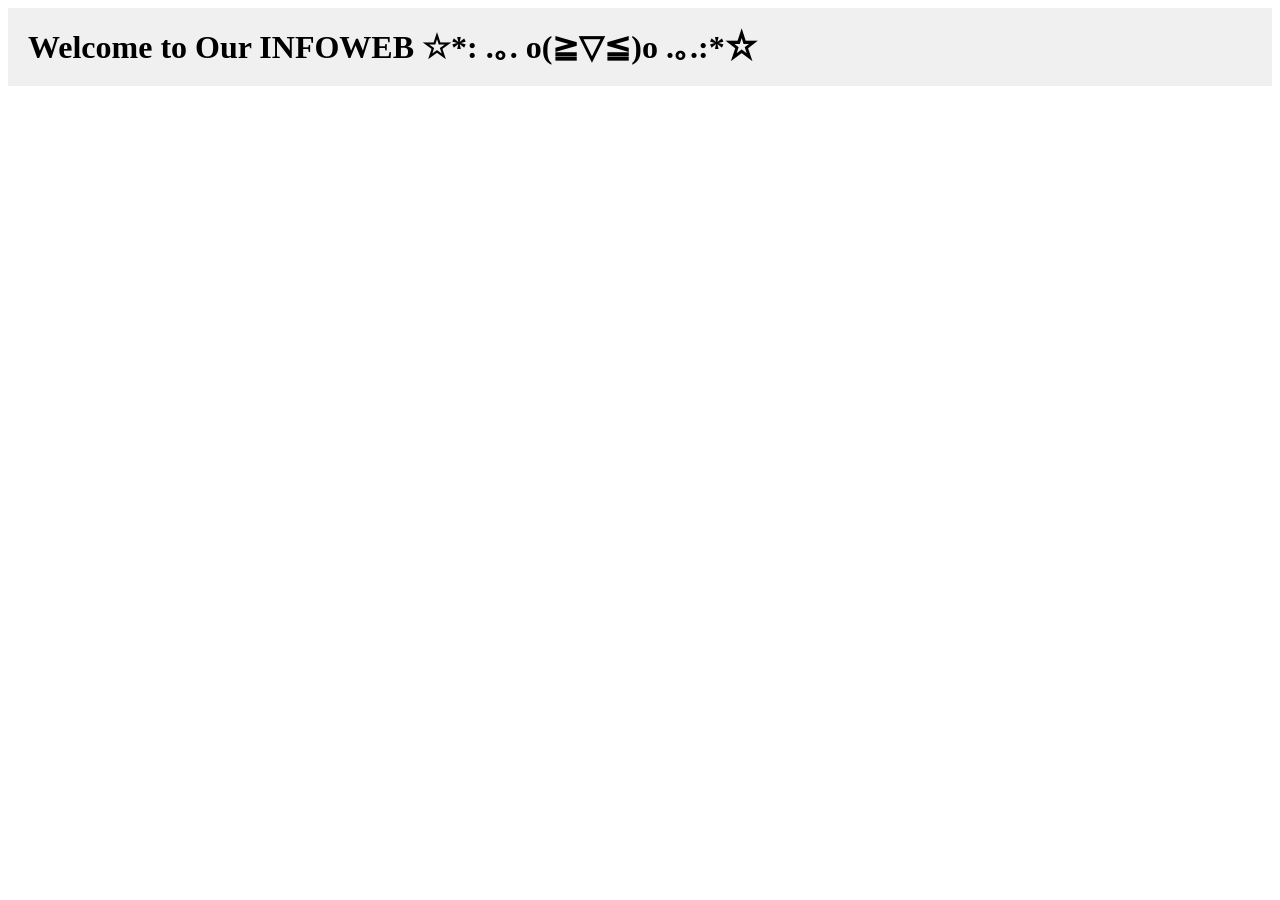
<file: QS 3/frame_header.html>
<!DOCTYPE html>
<html lang="en">
<head>
  <meta charset="UTF-8">
  <title>Header Frame</title>
</head>
<body>
  <h1 style="margin: 0; padding: 20px; background-color: #f0f0f0;">Welcome to Our INFOWEB ☆*: .｡. o(≧▽≦)o .｡.:*☆</h1>
</body>
</html>
</file>
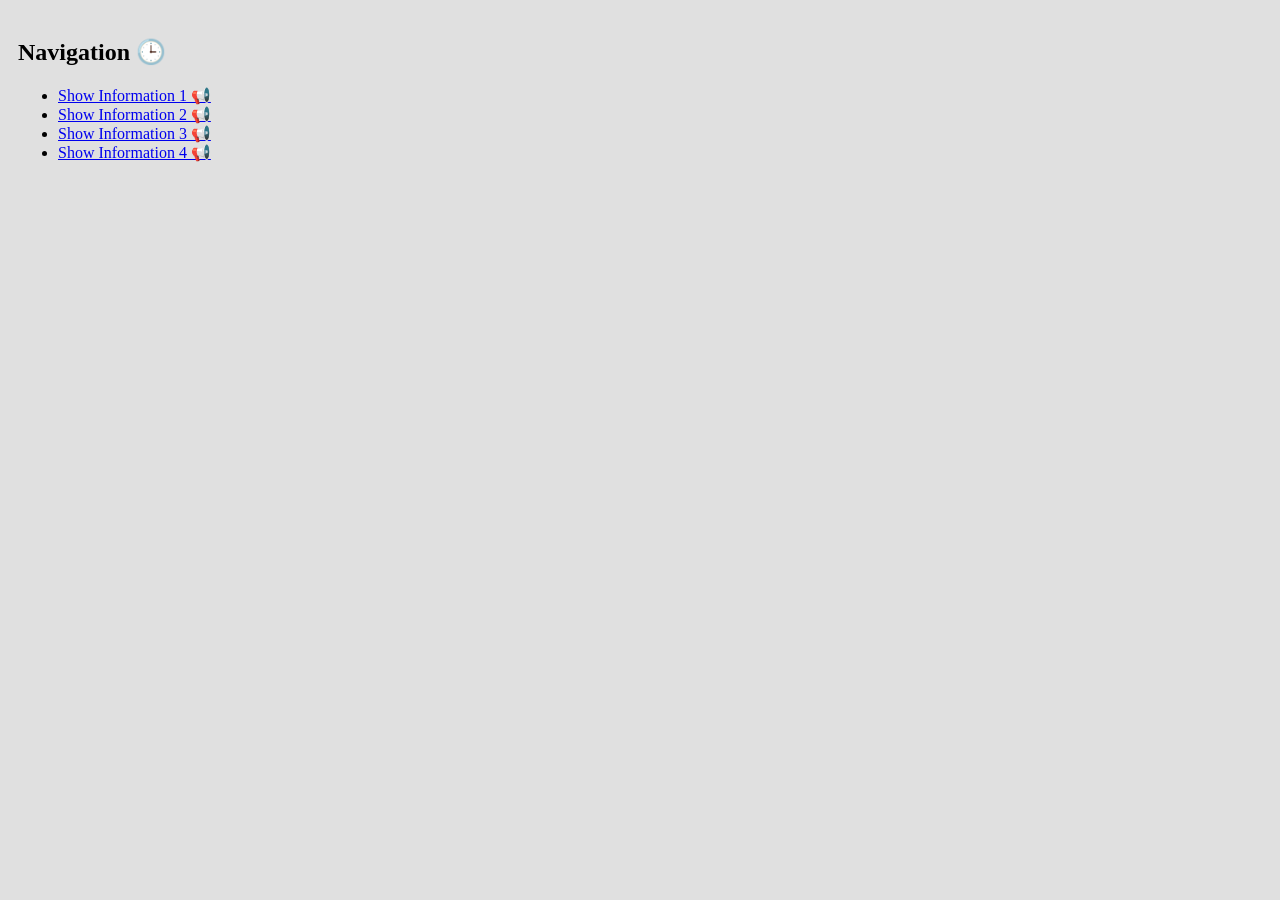
<file: QS 3/frame_left.html>
<!DOCTYPE html>
<html lang="en">
<head>
  <meta charset="UTF-8">
  <title>Left Frame</title>
</head>
<body style="background-color: #e0e0e0; padding: 10px;">
  <h2>Navigation 🕒</h2>
  <ul>
    <li><a href="content1.html" target="rightFrame">Show Information 1 📢</a></li>
    <li><a href="content2.html" target="rightFrame">Show Information 2 📢</a></li>
    <li><a href="content3.html" target="rightFrame">Show Information 3 📢</a></li>
    <li><a href="content4.html" target="rightFrame">Show Information 4 📢</a></li>

  </ul>
</body>
</html>
</file>
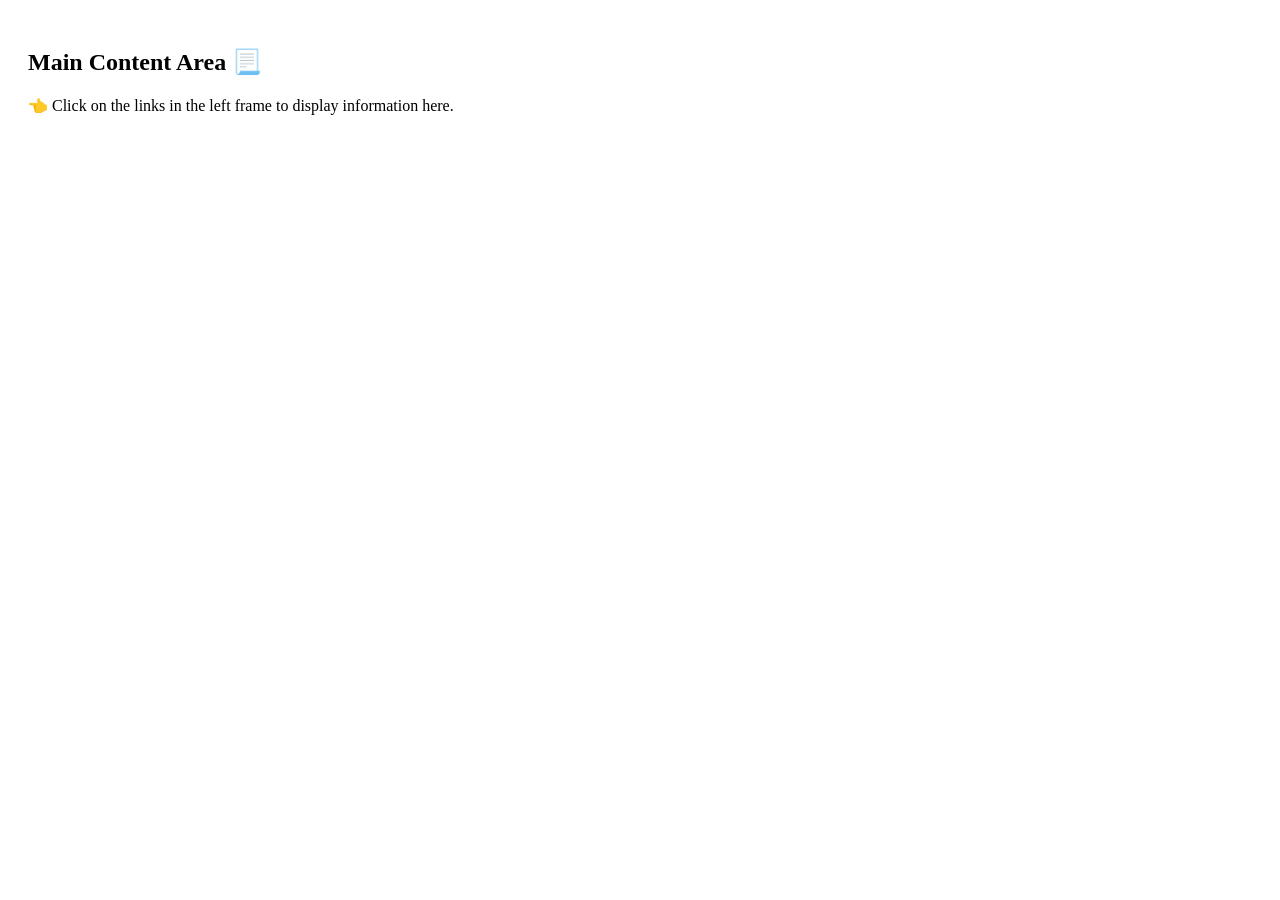
<file: QS 3/frame_right.html>
<!DOCTYPE html>
<html lang="en">
<head>
  <meta charset="UTF-8">
  <title>Right Frame</title>
</head>
<body style="padding: 20px;">
  <h2>Main Content Area 📃</h2>
  <p>👈 Click on the links in the left frame to display information here.</p>
</body>
</html>
</file>
<file: QS 1/style.css>
@import url('style.css');

:root {
  --ink: #1a1a2e;
  --cream: #f5e7ce;
  --gold: #c9a84c;
  --rust: #c0392b;
  --teal: #1a7a6e;
  --slate: #4a5568;
  --border: #ddd5c8;
}

* { margin: 0; padding: 0; box-sizing: border-box; }

body {
  font-family: 'DM Sans', sans-serif;
  background: var(--cream);
  color: var(--ink);
  min-height: 100vh;
  padding: 40px 20px;
}

.page-header {
  text-align: center;
  margin-bottom: 40px;
}

.page-header h1 {
  font-family: 'Playfair Display', serif;
  font-size: 2.8rem;
  color: var(--ink);
  letter-spacing: -1px;
}

.page-header p {
  color: var(--slate);
  font-weight: 300;
  margin-top: 6px;
  font-size: 1rem;
  letter-spacing: 2px;
  text-transform: uppercase;
}

.gold-line {
  width: 700px;
  height: 5px;
  background: var(--gold);
  margin: 14px auto 0;
}

.table-wrapper {
  max-width: 10000px;
  margin: 0 auto;
  border-radius: 20px;
  overflow: hidden;
  box-shadow: 0 20px 60px rgba(255, 255, 255, 0.6);
  border: 5px solid var(--border);
}

table {
  width: 100%;
  border-collapse: collapse;
  background: rgb(161, 205, 241);
}

thead tr {
  background: var(--ink);
  color: white;
}

thead th {
  padding: 18px 14px;
  font-family: 'DM Sans', sans-serif;
  font-weight: 500;
  font-size: 0.85rem;
  letter-spacing: 1.5px;
  text-transform: uppercase;
  text-align: center;
}

thead th:first-child {
  text-align: left;
  padding-left: 24px;
}

tbody tr {
  border-bottom: 1px solid var(--border);
  transition: background 0.2s;
}

tbody tr:hover {
  background: #ffffff;
}

tbody tr:last-child {
  border-bottom: none;
}

tbody td {
  padding: 16px 14px;
  text-align: center;
  font-size: 0.88rem;
  font-weight: 400;
  color: var(--slate);
}

tbody td:first-child {
  text-align: left;
  padding-left: 24px;
  font-weight: 500;
  color: var(--ink);
  font-size: 0.9rem;
  white-space: nowrap;
}

.subject {
  display: inline-block;
  padding: 5px 12px;
  border-radius: 20px;
  font-size: 0.82rem;
  font-weight: 500;
}
.math    { background: #e8f4f8; color: #1a6b8a; }
.data-structures { background: #e8f4f8; color: #1a6b8a; }
.web-development { background: #fef0e7; color: #c0511a; }
.operating-systems-lab { background: #e8f5e9; color: #2e7d32; }
.operating-systems { background: #e8f5e9; color: #2e7d32; }
.break { background: #f3e5f5; color: #7b1fa2; }
.object-oriented-programming-with-java { background: #e3f2fd; color: #1565c0; }
.data-structures-lab { background: #e8f4f8; color: #1a6b8a; }
.indian-constitution { background: #fff3e0; color: #ef6c00; }
.nehi-jana-college { background: #fce4ec; color: #c2185b; }

.legend {
  max-width: 1000px;
  margin: 28px auto 0;
  display: flex;
  flex-wrap: wrap;
  gap: 10px;
  justify-content: center;
}

.legend-item {
  display: flex;
  align-items: center;
  gap: 6px;
  font-size: 0.8rem;
  color: var(--slate);
}

.legend-dot {
  width: 10px;
  height: 10px;
  border-radius: 50%;
}
</file>
<file: QS 2/style.css>
:root {
      --navy: #0f2040;
      --gold: #d4a843;
      --off-white: #f8f5ef;
      --text: #2d2d2d;
      --muted: #666;
      --border: #e0d9ce;
    }
    * { margin:0; padding:0; box-sizing:border-box; }
    html { scroll-behavior: smooth; }
    body { font-family:'Outfit',sans-serif; background:var(--off-white); color:var(--text); }

    nav {
      background: var(--navy);
      padding: 0 60px;
      display: flex;
      align-items: center;
      justify-content: space-between;
      position: sticky; top: 0; z-index: 100;
    }
    .logo {
      font-family:'Cormorant Garamond',serif;
      color: var(--gold);
      font-size: 1.6rem;
      font-weight: 700;
      padding: 16px 0;
      text-decoration: none;
    }
    nav ul { list-style: none; display: flex; gap: 6px; }
    nav ul li a {
      color: rgba(255,255,255,0.8);
      text-decoration: none;
      font-size: 0.88rem;
      font-weight: 400;
      letter-spacing: 0.5px;
      padding: 8px 14px;
      border-radius: 4px;
      transition: all 0.2s;
    }
    nav ul li a:hover { color: var(--gold); background: rgba(255,255,255,0.07); }

    .hero {
      background: linear-gradient(135deg, var(--navy) 0%, #1a3a60 100%);
      color: rgb(252, 252, 252);
      padding: 90px 60px;
      text-align: center;
    }
    .bannerPic {
    width: 100%;
    height: 500px;     
    overflow: hidden;
}
.bannerPic img {
    width: 100%;
    height: 100%;
    object-fit: cover;      
    display: block;
}
    .hero h1 { font-family:'Cormorant Garamond',serif; font-size:2.8rem; font-weight:700; color:white; }
    .hero h1 span { color:var(--gold); }    
    .hero h2 { font-family:'Cormorant Garamond',serif; font-size:1.8rem; font-weight:600; color:var(--gold); margin-top:12px; }
    .hero p { font-size:1rem; color:rgba(131, 13, 13, 0.8); margin-top:14px; line-height:1.6; }
    .hero-btns { margin-top: 32px; display:flex; gap:14px; justify-content:center; flex-wrap:wrap; }
    .btn-gold { background:var(--gold); color:var(--navy); padding:12px 28px; border-radius:6px; text-decoration:none; font-weight:500; font-size:0.9rem; transition:opacity 0.2s; }
    .btn-ghost { border:1px solid rgba(255,255,255,0.4); color:white; padding:12px 28px; border-radius:6px; text-decoration:none; font-weight:400; font-size:0.9rem; transition:all 0.2s; }
    .btn-gold:hover { opacity:0.88; }
    .btn-ghost:hover { background:rgba(255,255,255,0.1); }

    section { padding: 70px 60px; }
    section:nth-child(even) { background: white; }
    .section-label { font-size:0.75rem; letter-spacing:3px; text-transform:uppercase; color:var(--gold); font-weight:500; }
    .section-title { font-family:'Cormorant Garamond',serif; font-size:2.2rem; font-weight:700; margin-top:6px; color:var(--navy); }
    .divider { width:48px; height:3px; background:var(--gold); margin:16px 0 30px; }

    .courses-grid { display:grid; grid-template-columns:repeat(auto-fill,minmax(280px,1fr)); gap:20px; }
    .course-card { border:1px solid var(--border); border-radius:10px; padding:24px; background:white; transition:box-shadow 0.2s; }
    .course-card:hover { box-shadow:0 8px 30px rgba(0,0,0,0.1); }
    .course-card h3 { font-family:'Cormorant Garamond',serif; font-size:1.25rem; color:var(--navy); font-weight:600; }
    .course-card p { font-size:0.85rem; color:var(--muted); margin-top:8px; line-height:1.6; }
    .course-card ul { margin-top:12px; padding-left:18px; }
    .course-card ul li { font-size:0.83rem; color:var(--text); margin-bottom:4px; }
    .course-tag { display:inline-block; background:#e8f4f8; color:#1a6b8a; font-size:0.72rem; padding:3px 10px; border-radius:12px; margin-top:12px; font-weight:500; }

    .dept-list { columns: 2; gap:40px; }
    .dept-list li { list-style:none; padding:10px 0; border-bottom:1px solid var(--border); font-size:0.9rem; display:flex; align-items:center; gap:10px; break-inside:avoid; }
    .dept-list li::before { content:"◆"; color:var(--gold); font-size:0.6rem; }
    .dept-list a { color:var(--navy); text-decoration:none; font-weight:500; }
    .dept-list a:hover { color:var(--gold); }

    .faculty-grid { display:grid; grid-template-columns:repeat(auto-fill,minmax(200px,1fr)); gap:24px; }
    .faculty-card { text-align:center; padding:24px 16px; border-radius:10px; border:1px solid var(--border); background:var(--off-white); }
    .faculty-avatar {
      width:72px;
      height:72px;
      border-radius:50%;
      object-fit:cover;
      display:block;
      margin:0 auto 14px;
      border: 3px solid rgba(15, 32, 64, 0.12);
      background:var(--navy);
    }
    .faculty-card h4 { font-family:'Cormorant Garamond',serif; font-size:1.1rem; color:var(--navy); font-weight:600; }
    .faculty-card p { font-size:0.8rem; color:var(--muted); margin-top:4px; }
    .faculty-card a { font-size:0.78rem; color:var(--gold); text-decoration:none; display:inline-block; margin-top:8px; }
    .faculty-card a:hover { text-decoration:underline; }

    .library-info { display:grid; grid-template-columns:1fr 1fr; gap:40px; align-items:start; }
    .library-info p { line-height:1.8; color:var(--muted); font-size:0.92rem; }
    .lib-resources { list-style:none; }
    .lib-resources li { padding:10px 14px; border-left:3px solid var(--gold); margin-bottom:10px; background:white; border-radius:0 6px 6px 0; font-size:0.88rem; }
    .lib-resources li a { color:var(--navy); text-decoration:none; font-weight:500; }
    .lib-resources li a:hover { color:var(--gold); }

    footer { background:var(--navy); color:rgba(255,255,255,0.6); text-align:center; padding:32px 60px; font-size:0.83rem; }
    footer a { color:var(--gold); text-decoration:none; }
</file>
<file: QS 4/Style.css>
* {
  box-sizing: border-box;
  margin: 0;
  padding: 0;
}

:root {
  --navy: #1f2d3d;
  --accent: #5b6de8;
  --accent-soft: #8ea6ff;
  --background: #eef2ff;
  --light: #ffffff;
  --text: #202940;
  --muted: #596379;
  --border: #dce3f4;
  --shadow: 0 20px 45px rgba(31, 45, 61, 0.12);
}

body {
  font-family: 'Inter', sans-serif;
  background: linear-gradient(180deg, #eef2ff 0%, #f8f9ff 100%);
  color: var(--text);
  display: flex;
  justify-content: center;
  padding: 30px 20px 50px;
}

.page {
  width: 100%;
  max-width: 1100px;
  background: var(--light);
  border-radius: 28px;
  overflow: hidden;
  box-shadow: var(--shadow);
}

.header {
  display: flex;
  align-items: center;
  gap: 30px;
  padding: 44px 50px;
  background: linear-gradient(135deg, var(--navy), var(--accent));
}

.avatar-image {
  width: 160px;
  height: 160px;
  border-radius: 50%;
  object-fit: cover;
  border: 4px solid rgba(255,255,255,0.35);
}

.header-text h1 {
  font-size: clamp(2.4rem, 2.8vw, 3.2rem);
  color: #fff;
  letter-spacing: 0.05em;
}

.header-text p {
  margin-top: 10px;
  font-size: 0.95rem;
  color: rgba(255,255,255,0.9);
  line-height: 1.6;
}

.body {
  display: grid;
  grid-template-columns: 320px 1fr;
  gap: 30px;
  padding: 40px 50px 50px;
}

.sidebar {
  background: #fbfcff;
  border-radius: 24px;
  border: 1px solid var(--border);
  padding: 28px;
}

.sidebar .section + .section {
  margin-top: 32px;
}

.sidebar-title {
  font-size: 0.75rem;
  font-weight: 700;
  letter-spacing: 0.24em;
  text-transform: uppercase;
  color: var(--navy);
  margin-bottom: 18px;
}

.contact-item,
.skill-list li,
.strength-list li {
  font-size: 0.92rem;
  color: var(--text);
  line-height: 1.8;
}

.contact-item {
  display: flex;
  align-items: flex-start;
  gap: 12px;
  margin-bottom: 14px;
}

.contact-item a {
  color: var(--navy);
  text-decoration: none;
}

.contact-icon {
  display: inline-flex;
  align-items: center;
  justify-content: center;
  width: 28px;
  height: 28px;
  border-radius: 10px;
  background: rgba(94, 126, 255, 0.12);
  color: var(--accent);
  flex-shrink: 0;
}

.skill-note {
  font-size: 0.82rem;
  color: var(--muted);
  margin-bottom: 12px;
}

.skill-list,
.strength-list {
  list-style: none;
  padding-left: 0;
}

.skill-list li,
.strength-list li {
  position: relative;
  padding-left: 16px;
}

.skill-list li::before,
.strength-list li::before {
  content: '';
  position: absolute;
  left: 0;
  top: 0.7rem;
  width: 6px;
  height: 6px;
  border-radius: 50%;
  background: var(--accent);
}

.tag-cloud {
  display: flex;
  flex-wrap: wrap;
  gap: 10px;
}

.tag {
  display: inline-flex;
  align-items: center;
  justify-content: center;
  padding: 8px 12px;
  background: rgba(46, 134, 222, 0.12);
  color: var(--navy);
  border-radius: 999px;
  font-size: 0.82rem;
  font-weight: 600;
}

.main {
  padding: 0;
}

.main-section {
  margin-bottom: 34px;
}

.main-title-row {
  display: flex;
  align-items: center;
  gap: 16px;
  margin-bottom: 18px;
}

.icon-circle {
  width: 42px;
  height: 42px;
  border-radius: 50%;
  display: grid;
  place-items: center;
  background: var(--accent);
  color: #fff;
  font-size: 1.1rem;
}

.main-title {
  font-size: 1.1rem;
  font-weight: 700;
  text-transform: uppercase;
  letter-spacing: 0.08em;
  color: var(--navy);
  border-bottom: 2px solid var(--border);
  padding-bottom: 8px;
}

.objective-text,
.tl-body p {
  font-size: 0.95rem;
  line-height: 1.8;
  color: var(--text);
  text-align: justify;
}

.timeline {
  position: relative;
  padding-left: 24px;
}

.timeline::before {
  content: '';
  position: absolute;
  left: 8px;
  top: 0;
  bottom: 0;
  width: 2px;
  background: var(--border);
}

.tl-item {
  position: relative;
  margin-bottom: 28px;
}

.tl-item:last-child {
  margin-bottom: 0;
}

.tl-item::before {
  content: '';
  position: absolute;
  left: -14px;
  top: 6px;
  width: 14px;
  height: 14px;
  border-radius: 50%;
  background: var(--light);
  border: 3px solid var(--accent);
}

.tl-header {
  display: flex;
  justify-content: space-between;
  align-items: baseline;
  flex-wrap: wrap;
  gap: 12px;
}

.tl-role {
  font-size: 1rem;
  font-weight: 700;
  color: var(--navy);
}

.tl-date {
  font-size: 0.85rem;
  color: var(--muted);
}

.tl-sub {
  margin-top: 6px;
  font-size: 0.88rem;
  color: var(--accent);
  font-weight: 600;
}

.tl-body {
  margin-top: 14px;
  font-size: 0.95rem;
  color: var(--text);
}

.tl-body ul {
  padding-left: 18px;
}

.tl-body ul li {
  margin-bottom: 10px;
}

.edu-grid {
  display: grid;
  gap: 16px;
}

.edu-item {
  display: grid;
  grid-template-columns: 1fr auto;
  gap: 18px;
  padding: 18px 0;
  border-bottom: 1px solid var(--border);
}

.edu-item:last-child {
  border-bottom: none;
}

.edu-level {
  font-size: 0.95rem;
  font-weight: 700;
  color: var(--navy);
  margin-bottom: 6px;
}

.edu-school,
.edu-course,
.edu-pct {
  font-size: 0.92rem;
  color: var(--muted);
}

.edu-year {
  font-size: 0.92rem;
  color: var(--navy);
  font-weight: 700;
  white-space: nowrap;
}

@media (max-width: 980px) {
  .body {
    grid-template-columns: 1fr;
  }

  .sidebar {
    order: 2;
  }

  .main {
    order: 1;
  }
}

@media (max-width: 640px) {
  .page {
    border-radius: 20px;
  }

  .header {
    flex-direction: column;
    text-align: center;
    padding: 32px 24px;
  }

  .avatar-image {
    width: 140px;
    height: 140px;
  }

  .body {
    padding: 24px;
    gap: 24px;
  }
}
</file>
